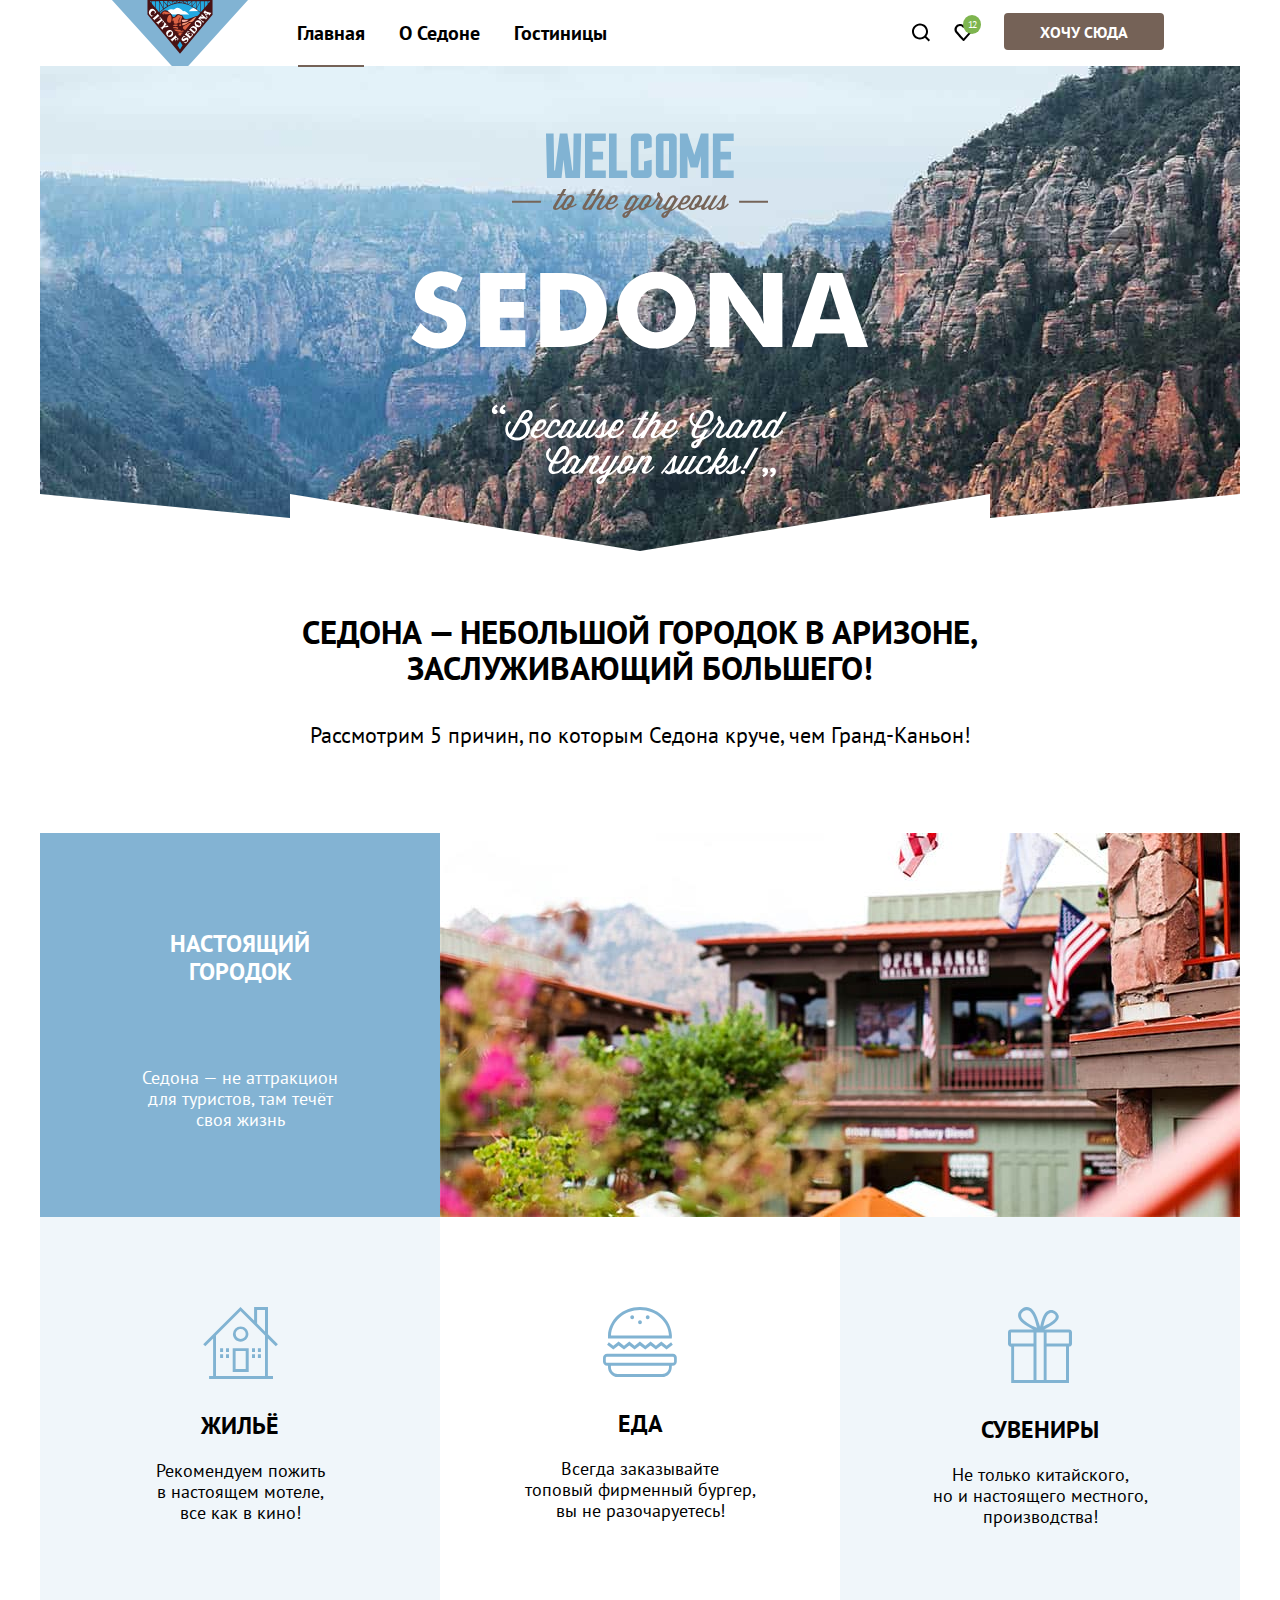
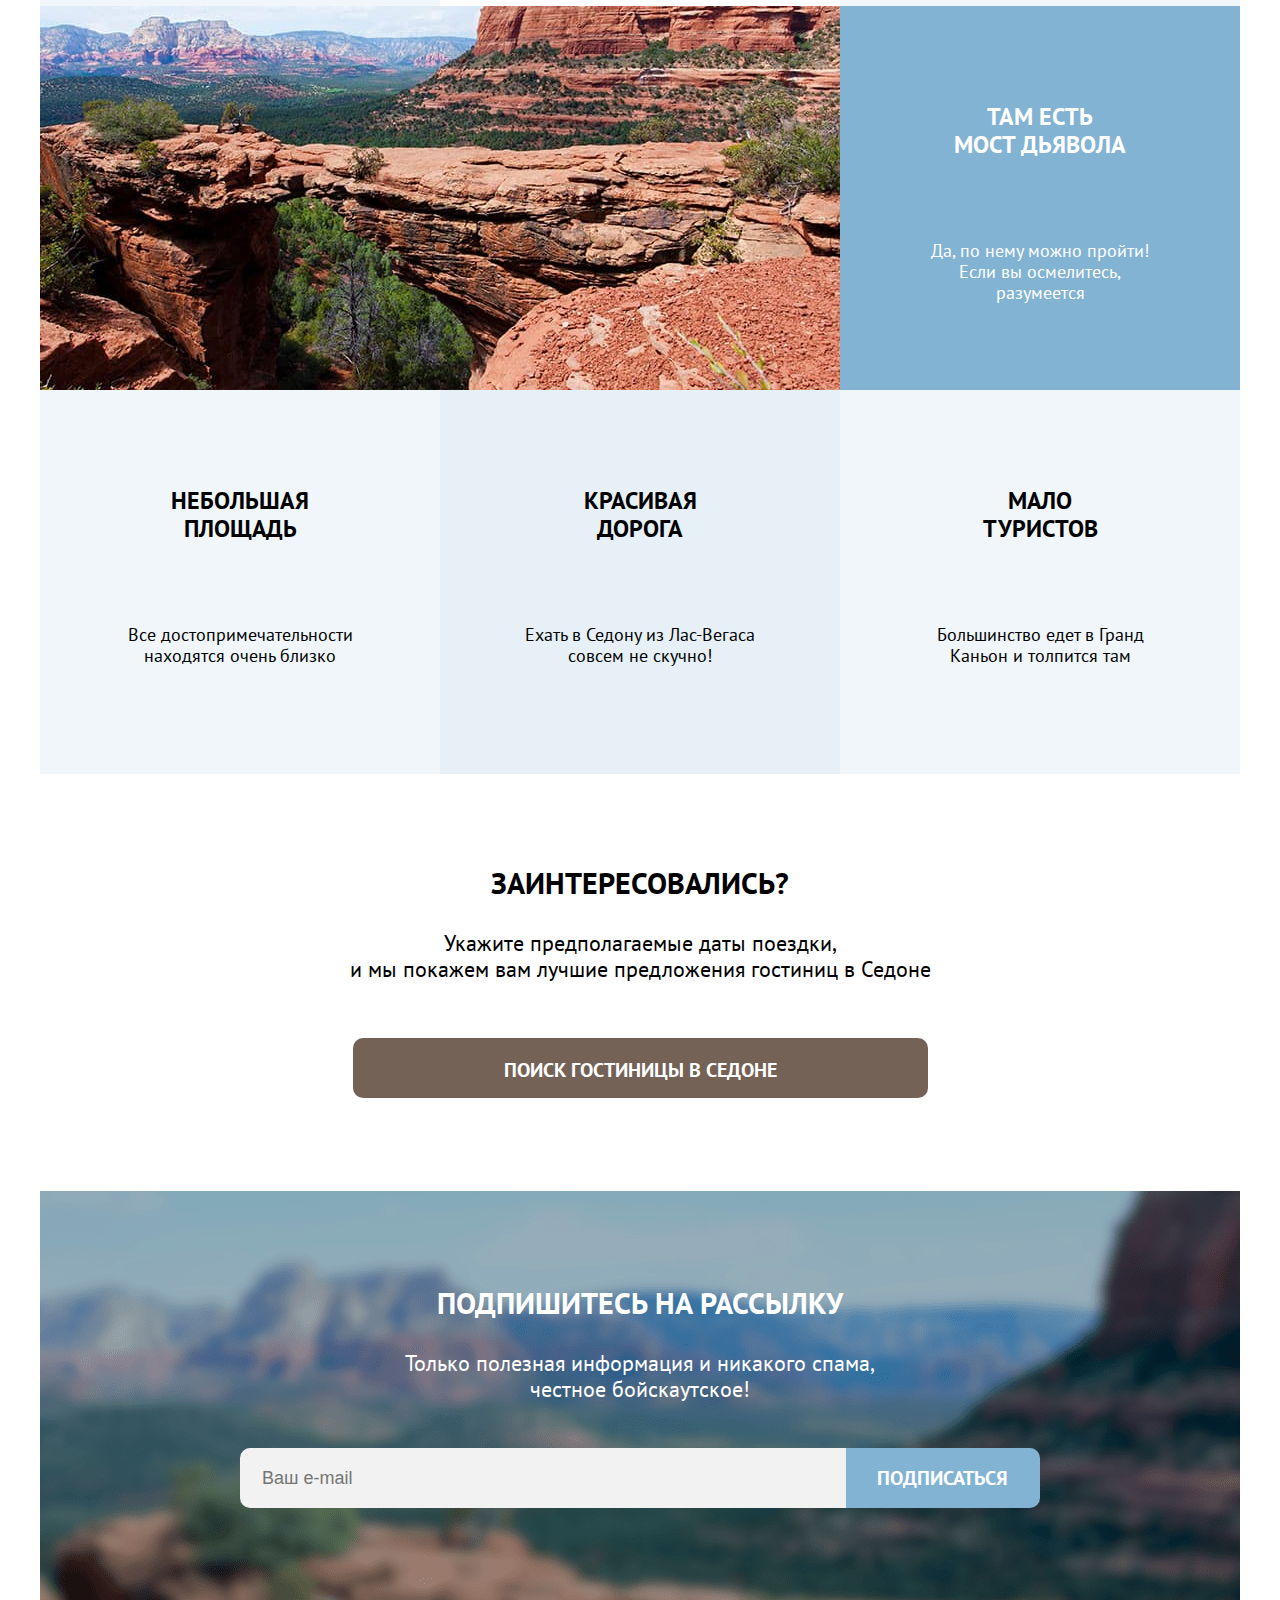
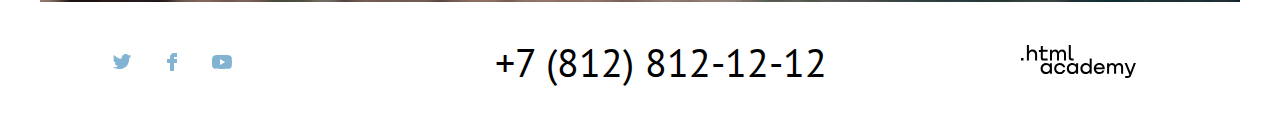
<file: index.html>
<!DOCTYPE html>
<html lang="ru">

<head>
  <meta charset="utf-8">
  <title>HTML Academy: Седона</title>
  <link rel="stylesheet" href="styles/style.min.css">
</head>

<body>
  <!-- шапка на страницы -->
  <header class="page-header">
    <nav class="navigation">
      <a class="navigation-logo" href="index.html">
        <img class="page-header-logo" src="images/logo.svg" width="139" height="70" alt="Логотип городка Седона.">
      </a>
      <nav class="navigation">
        <ul class="navigation-list">
          <li class="navigation-item">
            <a class="navigation-link" href="index.html" aria-current="page">Главная</a>
          </li>
          <li class="navigation-item">
            <a class="navigation-link" href="#">О Седоне</a>
          </li>
          <li class="navigation-item">
            <a class="navigation-link" href="catalog.html">Гостиницы</a>
          </li>
        </ul>
        <ul class="navigation-list navigation-user">
          <li class="navigation-item">
            <a class="navigation-link" href="#">
              <svg class="navigation-icon" aria-hidden="true" focusable="false" width="20" height="19"
                viewBox="0 0 20 19" fill="none" xmlns="http://www.w3.org/2000/svg">
                <path fill="currentColor"
                  d="M19.026 17.05l-3.71-3.7c1.002-1.3 1.704-3 1.704-4.9 0-4.4-3.61-8-8.023-8C4.585.45.975 4.15.975 8.55c0 4.4 3.61 8 8.022 8 1.805 0 3.51-.6 4.914-1.7l3.71 3.7 1.405-1.5zm-10.029-2.5c-3.309 0-6.017-2.7-6.017-6s2.708-6 6.017-6c3.31 0 6.017 2.7 6.017 6s-2.707 6-6.017 6z" />
              </svg>
              <span class="visually-hidden">
                Поиск
              </span>
            </a>
          </li>
          <li class="navigation-item">
            <a class="navigation-link" href="#">
              <svg class="navigation-icon" aria-hidden="true" focusable="false" width="19" height="17"
                viewBox="0 0 19 17" fill="none" xmlns="http://www.w3.org/2000/svg">
                <path fill="currentColor"
                  d="M9.44 17c-.3 0-.6-.1-.8-.4-5.41-6.1-6.72-7.5-7.02-7.9A5.4 5.4 0 016.03 0c1.3 0 2.51.5 3.51 1.3a5.47 5.47 0 019.03 4.1c0 1.3-.5 2.5-1.3 3.4l-7.02 7.9c-.2.2-.4.3-.8.3zM3.43 7.5c.3.4 3.5 4 6.11 6.9l6.22-7c.5-.5.7-1.2.7-2 0-1.8-1.5-3.3-3.3-3.3-1 0-2.01.5-2.71 1.3-.3.3-.6.4-.9.4-.3 0-.6-.2-.8-.4a3.7 3.7 0 00-2.72-1.3c-1.8 0-3.3 1.5-3.3 3.3-.1.9.3 1.6.7 2.1-.1 0-.1 0 0 0z" />
              </svg>
              <span class="count-badge">12</span>
              <span class="visually-hidden">
                Нравится
              </span>
            </a>
          </li>
          <li class="navigation-item">
            <div class="navigation-link-button">
              <a class="want button" href="#">Хочу сюда</a>
            </div>
          </li>
        </ul>
      </nav>
    </nav>
  </header>
  <!-- страница -->
  <main class="main-container main-index">
    <div class="page-container">
      <h1 class="visually-hidden">Седона</h1>
      <section class="advantages">
        <div class="sedona-city">
          <h2 class="sedona-city-text">Седона — небольшой городок в Аризоне,
            заслуживающий большего!</h2>
          <p class="sedona-city-text2">Рассмотрим 5 причин, по которым Седона круче, чем Гранд-Каньон!</p>
        </div>
        <div class="index-columns">
          <ul class="advantages-list">
            <li class="advantages-item advantages-item-illustrated">
              <div class="advantages-text">
                <h3 class="advantages-title">Настоящий<br> городок</h3>
                <p class="advantages-description">Седона — не аттракцион<br> для туристов, там течёт<br> своя жизнь</p>
              </div>
              <img class="photo-sedona" src="images/lodging.jpg" width="800" height="384" alt="Фотография седоны 1">
              <ul class="bonuses-list">
                <li class="bonuses-item">
                  <svg class="bonuses-logo" aria-hidden="true" focusable="false" width="75" height="72"
                    viewBox="0 0 75 72" fill="none" xmlns="http://www.w3.org/2000/svg">
                    <path d="M29.7 65h16V41.2h-16V65zm2.9-20.9h10.1v18H32.6v-18z" fill="#81B3D2" />
                    <path
                      d="M72.8 39.3l2.1-2.1-9.9-9.9V0H51.1v13.6L37.5 0 .2 37.2l2.1 2.1 7.8-7.8v37.6h-4V72H70v-2.9h-5.1V31.5l7.9 7.8zM62 69.1H13V28.5L37.5 4.1 62 28.5v40.6zm0-44.7l-7.9-7.9V2.9H62v21.5z"
                      fill="#81B3D2" />
                    <path
                      d="M29.9 27.1c0 4.3 3.5 7.7 7.7 7.7 4.3 0 7.8-3.5 7.8-7.7 0-4.3-3.5-7.7-7.8-7.7a7.7 7.7 0 00-7.7 7.7zm7.8-5a5 5 0 015 4.9c0 2.7-2.2 4.9-5 4.9a5 5 0 01-5-4.9c0-2.7 2.2-4.9 5-4.9zM20.1 41.2h-3v3.9h3v-3.9zM26 41.2h-3v3.9h3v-3.9zM20.1 47.2h-3v3.9h3v-3.9zM26 47.2h-3v3.9h3v-3.9zM52 41.2h-3v3.9h3v-3.9zM57.9 41.2h-3v3.9h3v-3.9zM52 47.2h-3v3.9h3v-3.9zM57.9 47.2h-3v3.9h3v-3.9z"
                      fill="#81B3D2" />
                  </svg>
                  <h4 class="advantages-name">Жильё</h4>
                  <p class="advantages-description-bonuses">
                    Рекомендуем пожить <br> в настоящем мотеле, <br> все как в кино!
                  </p>
                </li>
                <li class="bonuses-item-meal">
                  <svg class="bonuses-logo" aria-hidden="true" focusable="false" width="74" height="70"
                    viewBox="0 0 74 70" fill="none" xmlns="http://www.w3.org/2000/svg">
                    <path
                      d="M69.9 46.7H4.1C1.8 46.7 0 48.6 0 51v3.5c0 2.4 1.9 4.3 4.1 4.3H5v1.1C5 65.4 9.3 70 14.6 70h44.6c5.3 0 9.6-4.5 9.6-10.1v-1.1h.9c2.3 0 4.1-1.9 4.1-4.3V51a4 4 0 00-3.9-4.3zM66 59.9c0 3.9-3 7-6.7 7H14.6c-3.7 0-6.7-3.2-6.7-7v-1.1H66v1.1zm5.1-5.4c0 .7-.6 1.3-1.2 1.3H4c-.7 0-1.2-.6-1.2-1.3V51c0-.7.6-1.3 1.2-1.3h65.8c.7 0 1.2.6 1.2 1.3.1 0 .1 3.5.1 3.5zM15.6 38.4l5.4 4.1 5.3-4.1 5.3 4.1 5.3-4.1 5.4 4.1 5.3-4.1 5.3 4.1 5.4-4.1 5.3 4.1 6.2-4.7-1.7-2.5-4.5 3.4-5.3-4.1-5.4 4.1-5.3-4.1-5.3 4.1-5.4-4.1-5.3 4.1-5.3-4.1-5.3 4.1-5.4-4.1-5.3 4.1-4.5-3.4-1.7 2.5 6.2 4.7 5.3-4.1zM8 31.5h60.8c0-.6.1-1.2.1-1.9v-1.2C68.2 12.7 54.2 0 37 0 19.7 0 5.7 12.7 5 28.5v1.2c0 .6 0 1.3.1 1.9H8v-.1zM37 3c15.6 0 28.4 11.3 29 25.5H8C8.6 14.4 21.4 3 37 3z"
                      fill="#81B3D2" />
                    <path
                      d="M37 17.3c1.05 0 1.9-.9 1.9-2s-.85-2-1.9-2c-1.05 0-1.9.9-1.9 2s.85 2 1.9 2zM29.2 12.2c1.05 0 1.9-.9 1.9-2s-.85-2-1.9-2c-1.05 0-1.9.9-1.9 2s.85 2 1.9 2zM44.7 12.2c1.05 0 1.9-.9 1.9-2s-.85-2-1.9-2c-1.05 0-1.9.9-1.9 2s.85 2 1.9 2z"
                      fill="#81B3D2" />
                  </svg>
                  <h4 class="advantages-name">Еда</h4>
                  <p class="advantages-description-bonuses">
                    Всегда заказывайте <br> топовый фирменный бургер, <br> вы не разочаруетесь!
                  </p>
                </li>
                <li class="bonuses-item">
                  <svg class="bonuses-logo" aria-hidden="true" focusable="false" width="64" height="76"
                    viewBox="0 0 64 76" fill="none" xmlns="http://www.w3.org/2000/svg">
                    <path
                      d="M61.1 22.5H36.3c13.8-6.9 14.9-11.3 14.4-13.7-1.2-4-5.7-7-10-5.4-5.6 2.1-7.1 10.4-8.6 16.4-2-6.1-3.8-13.8-8.2-17.7-1.3-1.1-3.1-2.3-5.8-2-4 .4-9.8 5.4-7.5 11 2.3 5.4 9.7 8.8 14.6 11.5H2.9A2.9 2.9 0 000 25.5v11.3c0 1.6 1.3 2.9 2.9 2.9h.3V76H61V39.6h.1c1.6 0 2.9-1.3 2.9-2.9V25.4c0-1.6-1.3-2.9-2.9-2.9zM42.4 5.9c2.1-.3 5 1.3 5.3 3.2.4 2.8-3.4 5.3-5.1 6.4-2.5 1.7-4.9 2.6-7.3 4.1.9-3.7 2.5-13 7.1-13.7zm-22.9 10c-2.2-1.5-6.5-4.4-6.4-7.8.1-3.6 5.7-6.6 8.8-3.9 3.9 3.4 5.7 11.1 7.1 16.6-3.2-1.5-6.3-2.8-9.5-4.9zm6 57.1H6.1V39.6h19.4V73zm0-36.5H3v-11h22.5v11zm10.2 0V73h-7.2V25.6h7.2v10.9zM58 73H38.6V39.6H58V73zm2.9-36.5H38.6v-11h22.3v11z"
                      fill="#81B3D2" />
                  </svg>
                  <h4 class="advantages-name">Сувениры</h4>
                  <p class="advantages-description-bonuses">
                    Не только китайского, <br> но и настоящего местного, <br> производства!
                  </p>
                </li>
              </ul>
            </li>
            <li class="advantages-item advantages-item-illustrated">
              <div class="advantages-text">
                <h3 class="advantages-title">Там есть<br> мост дьявола</h3>
                <p class="advantages-description">Да, по нему можно пройти!<br> Если вы осмелитесь,<br> разумеется</p>
              </div>
              <img class="photo-sedona" src="images/devils-bridge.jpg" width="800" height="384"
                alt="Фотография седоны 2">
            </li>
            <li class="advantages-item">
              <div class="advantages-three">
                <h3 class="advantages-title">Небольшая<br> площадь</h3>
                <p class="advantages-description-2">Все достопримечательности<br> находятся очень близко</p>
              </div>
            </li>
            <li class="advantages-item">
              <div class="advantages-four">
                <h3 class="advantages-title">Красивая<br> дорога</h3>
                <p class="advantages-description-2">Ехать в Седону из Лас-Вегаса<br> совсем не скучно!</p>
              </div>
            </li>
            <li class="advantages-item">
              <div class="advantages-five">
                <h3 class="advantages-title">Мало<br> туристов</h3>
                <p class="advantages-description-2">Большинство едет в Гранд<br> Каньон и толпится там</p>
              </div>
            </li>
          </ul>
        </div>
      </section>
      <section class="information-index">
        <h2 class="subscribe subscribe-index">Заинтересовались?</h2>
        <p class="information">Укажите предполагаемые даты поездки, <br>
          и мы покажем вам лучшие предложения гостиниц в Седоне
        </p>
        <div class="search-sedona">
          <a class="search button" href="#">Поиск гостиницы в Седоне</a>
        </div>
      </section>
      <section class="subscribe-newsletter">
        <h2 class="subscription">Подпишитесь на рассылку</h2>
        <p class="information-page">Только полезная информация и никакого спама, <br>
          честное бойскаутское!</p>
        <form class="newsletter-form" action="https://echo.htmlacademy.ru/" method="post">
          <label for="newsletter-email" class="visually-hidden">Электропочта</label>
          <input class="email-input" placeholder="Ваш e-mail" type="email" name="newsletter-email" id="newsletter-email"
            required>
          <button class="button newsletter-button" type="submit">Подписаться</button>
        </form>
      </section>
    </div>
  </main>
  <!-- подвал -->
  <footer class="page-footer page-footer-index">
    <div class="page-footer-container">
      <section class="footer-social">
        <h2 class="page-footer-title visually-hidden">Связаться с нами</h2>
        <ul class="footer-social-list">
          <li class="footer-social-item">
            <a class="footer-social-link footer-social-tw" href="https://twitter.com/htmlacademy_ru">
              <span class="visually-hidden">Твиттер</span>
            </a>
          </li>
          <li class="footer-social-item">
            <a class="footer-social-link footer-social-fb" href="https://www.facebook.com/htmlacademy">
              <span class="visually-hidden">Facebook</span>
            </a>
          </li>
          <li class="footer-social-item">
            <a class="footer-social-link footer-social-yt" href="https://www.youtube.com/user/htmlacademyru">
              <span class="visually-hidden">YouTube</span>
            </a>
          </li>
        </ul>
      </section>
      <div class="contact-phone">
        <a class="footer-contact-phone" href="tel:+78128121212">+7 (812) 812-12-12</a>
      </div>
      <div class="htmlacademy-item">
        <a class="htmlacademy-link footer-html-link" href="https://htmlacademy.ru/">
          <span class="visually-hidden">html academy</span>
        </a>
      </div>
    </div>
  </footer>
  <!-- Модальное окно -->
  <div class="modal-container modal-container-close">
    <div class="modal modal-auth">
      <button class="modal-close-button" type="submit">
        <span class="visually-hidden">Закрыть</span>
      </button>
      <form class="modal-content" action="https://echo.htmlacademy.ru/" method="post">
        <h2 class="modal-title">Поиск гостиницы в Седоне</h2>
        <div class="modal-stok">
          <label class="arrival-date" for="arrival">Дата заезда:</label>
          <input class="text-input" id="arrival" type="text" placeholder="27 апреля 2020">
          <button class="date-button" type="button">
            <span class="visually-hidden">Календарь</span>
          </button>
          <p class="date-text">Мы не можем отправить вас в прошлое.</p>
        </div>
        <div class="modal-stok">
          <label class="departure-date" for="departure">Дата выезда:</label>
          <input class="text-input" id="departure" type="text" placeholder="1 сентября 2021">
          <button class="date-button" type="button">
            <span class="visually-hidden">Календарь</span>
          </button>
          <p class="date-text-two">На эти даты есть свободные номера. Пока есть.</p>
        </div>
        <div class="modal-stok-two">

          <div class="field">
            <label class="field-label" for="adult">Взрослые:</label>
            <span class="field-box">
              <button class="field-button minus" type="button">
                <span class="visually-hidden">Минус</span>
              </button>
              <input class="field-number" id="adult" name="adult" type="number" value="2">
              <button class="field-button plus" type="button">
                <span class="visually-hidden">Плюс</span>
              </button>
            </span>
          </div>

          <div class="field">
            <label class="field-label" for="children">Дети:</label>
            <span class="field-box">
              <button class="field-button minus" type="button">
                <span class="visually-hidden">Минус</span>
              </button>
              <input class="field-number" type="number" id="children" value="1" name="children" aria-describedby="tooltip-children">
              <button class="field-button plus" type="button">
                <span class="visually-hidden">Плюс</span>
              </button>
            </span>
            <span class="tooltip">
              <span class="tooltip-text" role="tooltip" id="tooltip-children">Укажите количество детей, которые будут с вами, возраст которых от 6 до 18 лет. Дети до 6 лет размещаются бесплатно.</span>
            </span>
          </div>

        </div>
        <button class="find button" type="submit">Найти</button>
      </form>
    </div>
  </div>

</body>

</html>
</file>
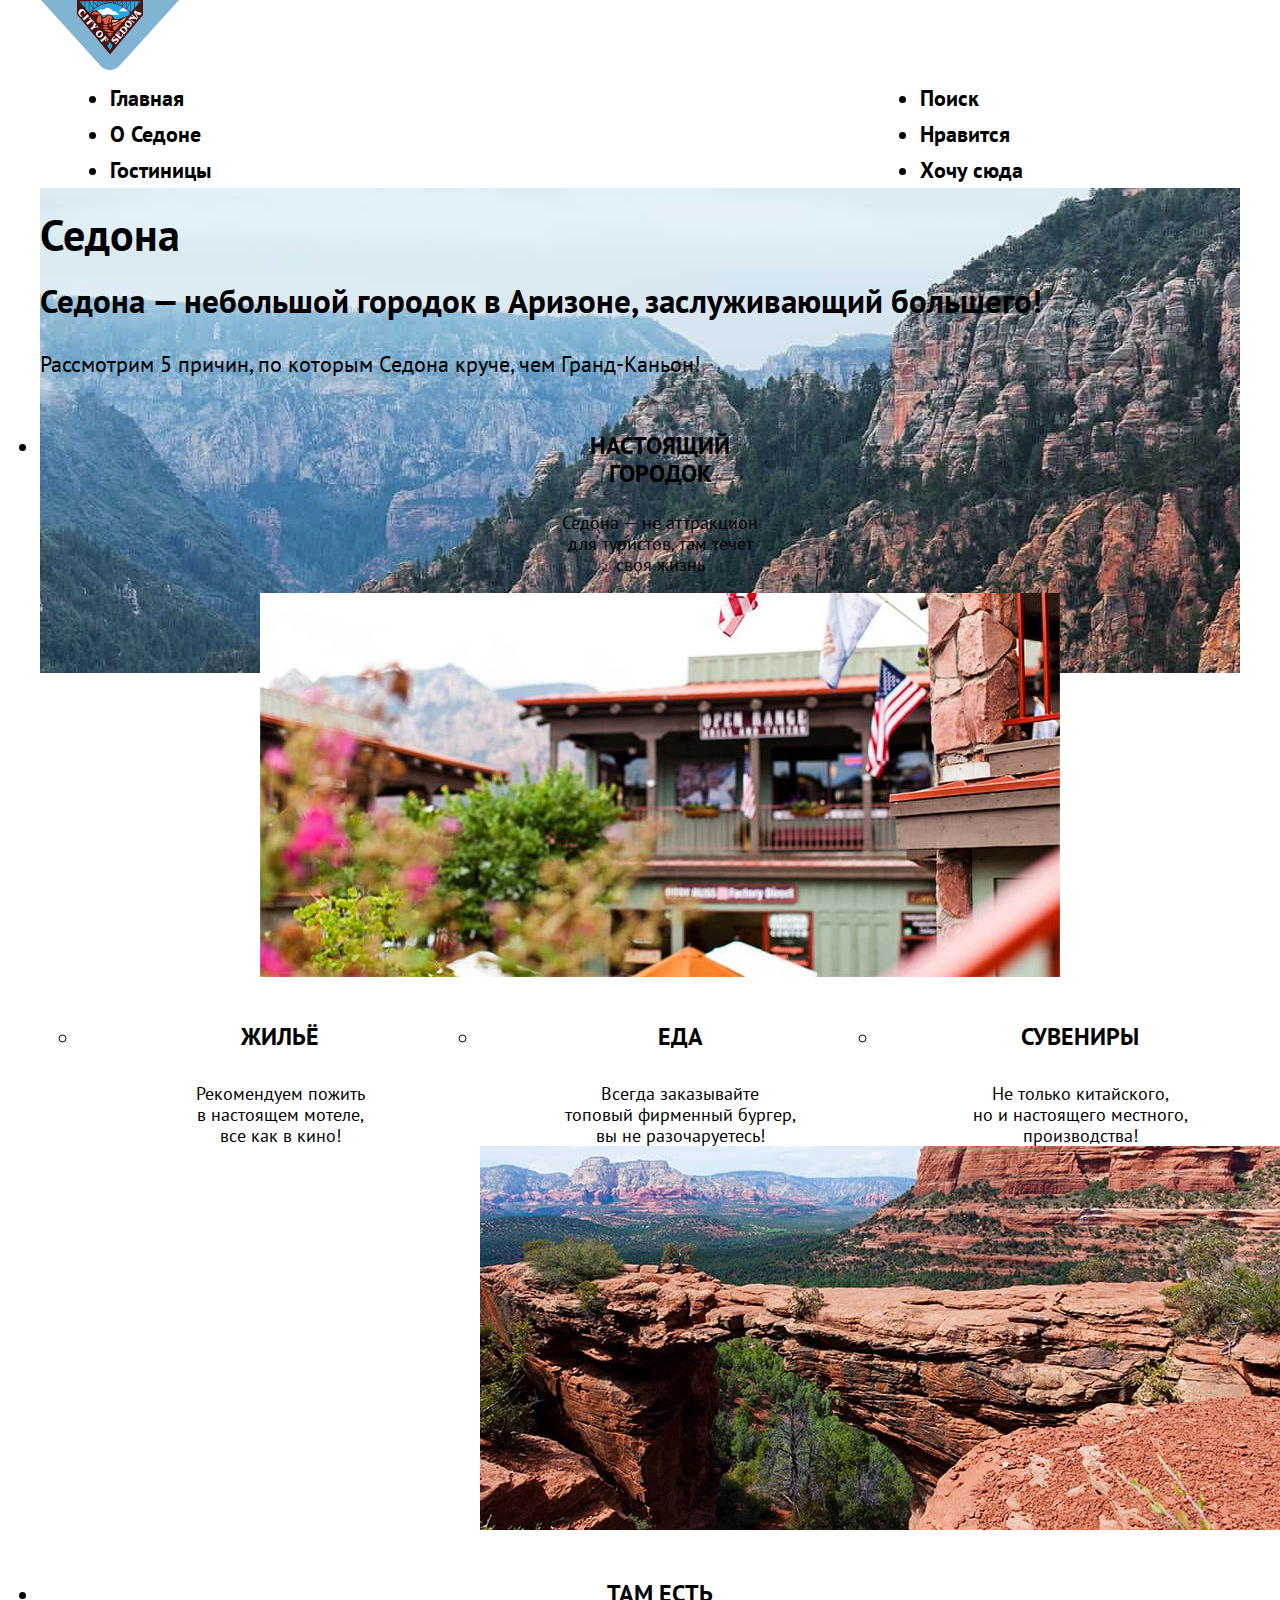
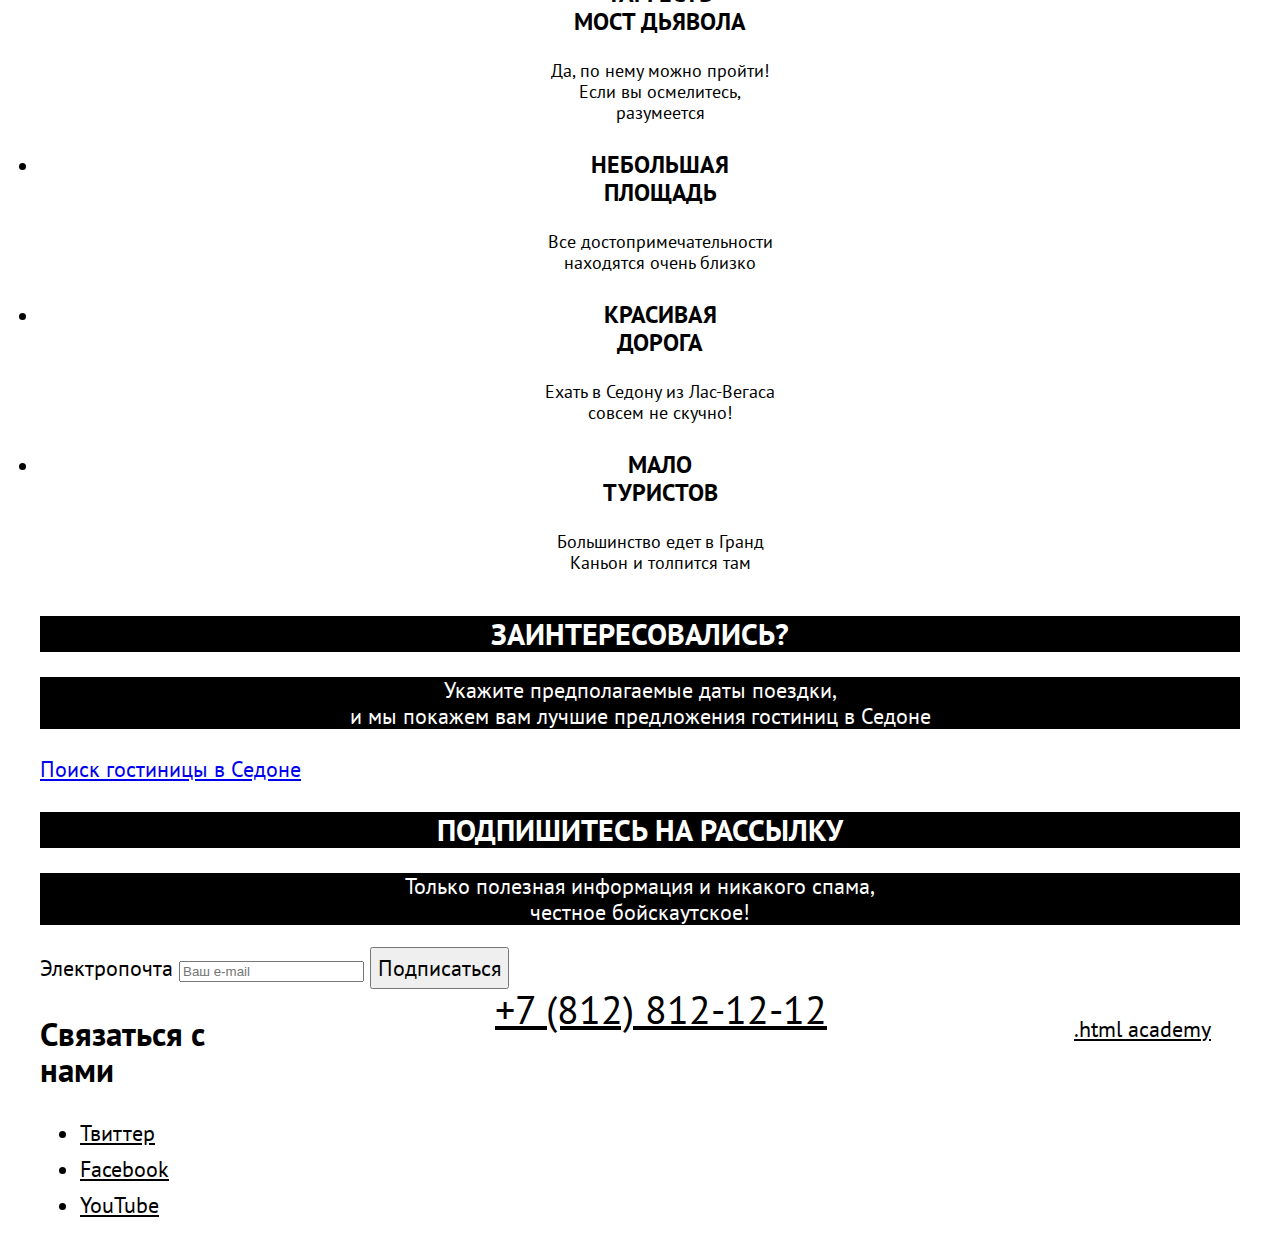
<file: 6/index.html>
<!DOCTYPE html>
<html lang="ru">

<head>
  <meta charset="utf-8">
  <title>HTML Academy: Седона</title>
  <link rel="stylesheet" href="styles/styles.css">
  <base href="https://htmlacademy-htmlcss.github.io/1977371-sedona-33/6/">
</head>

<body>
  <!-- шапка на страницы -->
  <header class="page-header">
    <a class="navigation-logo" href="index.html">
      <img class="page-header-logo" src="images/sedona-slogan.svg" width="139" height="70" alt="Логотип городка Седона">
    </a>
    <nav class="navigation">
      <ul class="navigation-list">
        <li class="navigation-item">
          <a class="navigation-link" href="index.html">Главная</a>
        </li>
        <li class="navigation-item">
          <a class="navigation-link" href="#">О Седоне</a>
        </li>
        <li class="navigation-item">
          <a class="navigation-link" href="catalog.html">Гостиницы</a>
        </li>
      </ul>
      <ul class="navigation-list navigation-user">
        <li class="navigation-item">
          <a class="navigation-link" href="#">
            <span class="visualli-hidden">
              Поиск
            </span>
          </a>
        </li>
        <li class="navigation-item">
          <a class="navigation-link" href="#">
            <span class="visualli-hidden">
              Нравится
            </span>
          </a>
        </li>
        <li class="navigation-item">
          <a class="button navigation-link" href="#">Хочу сюда</a>
        </li>
      </ul>
    </nav>
  </header>
  <!-- страница -->
  <main class="main-container main-index">
    <div class="page-container">
      <h1 class="visualli-hidden">Седона</h1>
      <section class="advantages">
        <h2>Седона — небольшой городок в Аризоне,
          заслуживающий большего!</h2>
        <p>Рассмотрим 5 причин, по которым Седона круче, чем Гранд-Каньон!</p>
        <div class="index-columns">
          <ul class="advantages-list">
            <li class="advantages-item">
              <h3 class="advantages-title">Настоящий<br> городок</h3>
              <p class="advantages-description">Седона — не аттракцион<br> для туристов, там течёт<br> своя жизнь</p>
              <img src="images/lodging.jpg" width="800" height="384" alt="Фотография седоны 1">
              <ul class="bonuses-list">
                <li class="bonuses-item">
                  <h4 class="advantages-name">Жильё</h4>
                  <p class="advantages-text2">
                    Рекомендуем пожить <br> в настоящем мотеле, <br> все как в кино!
                  </p>
                </li>
                <li class="bonuses-item">
                  <h4 class="advantages-name">Еда</h4>
                  <p class="advantages-text2">
                    Всегда заказывайте <br> топовый фирменный бургер, <br> вы не разочаруетесь!
                    <img src="images/devils-bridge.jpg" width="800" height="384" alt="Фотография седоны 2">
                  </p>
                </li>
                <li class="bonuses-item">
                  <h4 class="advantages-name">Сувениры</h4>
                  <p class="advantages-text2">
                    Не только китайского, <br> но и настоящего местного, <br> производства!
                  </p>
                </li>
              </ul>
            </li>
            <li class="advantages-item">
              <h3 class="advantages-title">Там есть<br> мост дьявола</h3>
              <p class="advantages-description">Да, по нему можно пройти!<br> Если вы осмелитесь,<br> разумеется</p>
            </li>
            <li class="advantages-item">
              <h3 class="advantages-title">Небольшая<br> площадь</h3>
              <p class="advantages-description">Все достопримечательности<br> находятся очень близко</p>
            </li>
            <li class="advantages-item">
              <h3 class="advantages-title">Красивая<br> дорога</h3>
              <p class="advantages-description">Ехать в Седону из Лас-Вегаса<br> совсем не скучно!</p>
            </li>
            <li class="advantages-item">
              <h3 class="advantages-title">Мало<br> туристов</h3>
              <p class="advantages-description">Большинство едет в Гранд<br> Каньон и толпится там</p>
            </li>
          </ul>
        </div>
      </section>
      <section>
        <h2 class="subscribe">Заинтересовались?</h2>
        <p class="information">Укажите предполагаемые даты поездки, <br>
          и мы покажем вам лучшие предложения гостиниц в Седоне
        </p>
        <a class="button" href="#">Поиск гостиницы в Седоне</a>
      </section>
      <section>
        <h2 class="subscribe">Подпишитесь на рассылку</h2>
        <p class="information">Только полезная информация и никакого спама, <br>
          честное бойскаутское!</p>
        <form class="newsletter-form" action="https://echo.htmlacademy.ru/" method="post">
          <label for="newsletter-email">Электропочта</label>
          <input class="field" placeholder="Ваш e-mail" type="email" name="newsletter-email" id="newsletter-email"
            required>
          <button class="button newsletter-button" type="submit">
            <span>Подписаться</span>
          </button>
        </form>
      </section>
    </div>
  </main>
  <!-- подвал -->
  <footer class="page-footer">
    <div class="page-footer-container">
      <section class="footer-social">
        <h2 class="page-footer-title">Связаться с нами</h2>
        <ul class="footer-social-list">
          <li class="footer-social-item">
            <a class="button" href="https://twitter.com/htmlacademy_ru">
              <span class="visually-hidden">Твиттер</span>
            </a>
          </li>
          <li class="footer-social-item">
            <a class="button" href="https://www.facebook.com/htmlacademy">
              <span class="visually-hidden">Facebook</span>
            </a>
          </li>
          <li class="footer-social-item">
            <a class="button" href="https://www.youtube.com/user/htmlacademyru">
              <span class="visually-hidden">YouTube</span>
            </a>
          </li>
        </ul>
      </section>
      <div class="contact-phone">
        <a href="tel:+78128121212">+7 (812) 812-12-12</a>
      </div>
      <p class="visually-hidden"><a class="htmlacademy-link" href="https://htmlacademy.ru/">.html academy</a></p>
    </div>
  </footer>
</body>
</html>
</file>
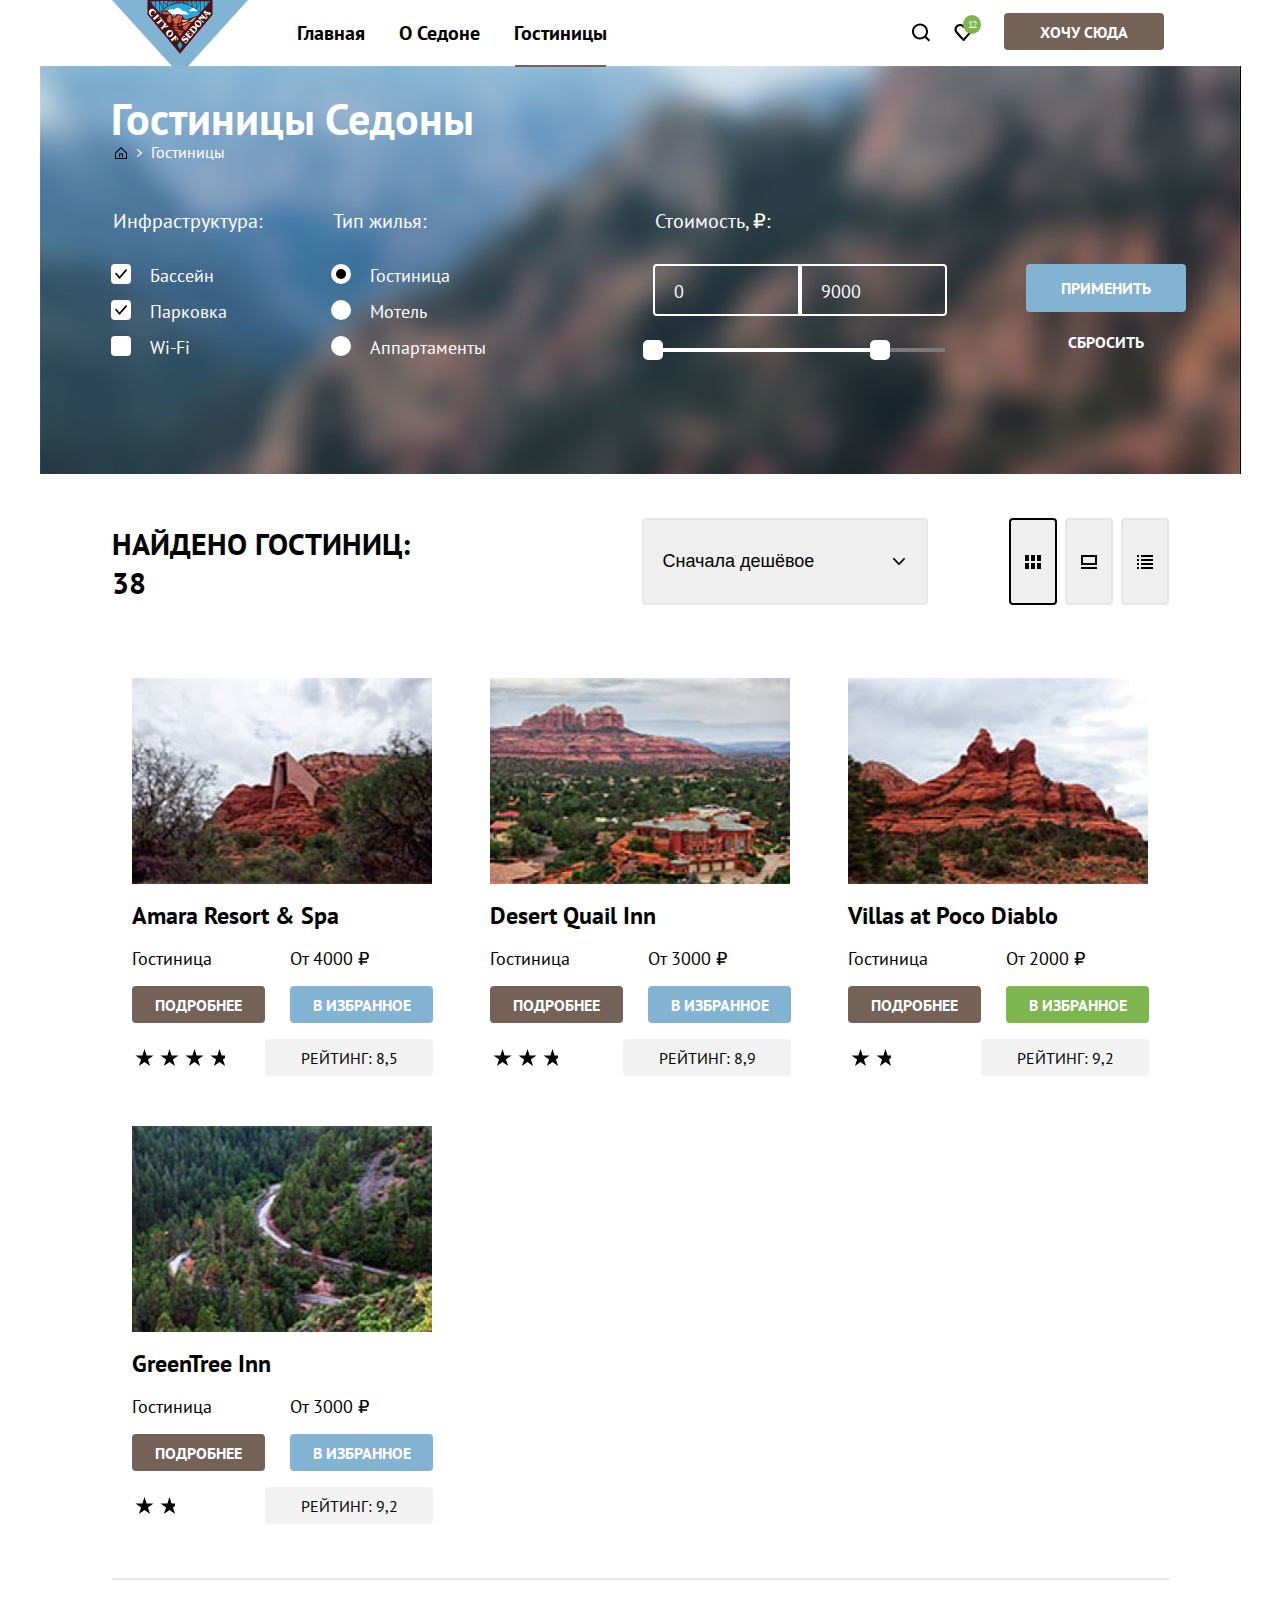
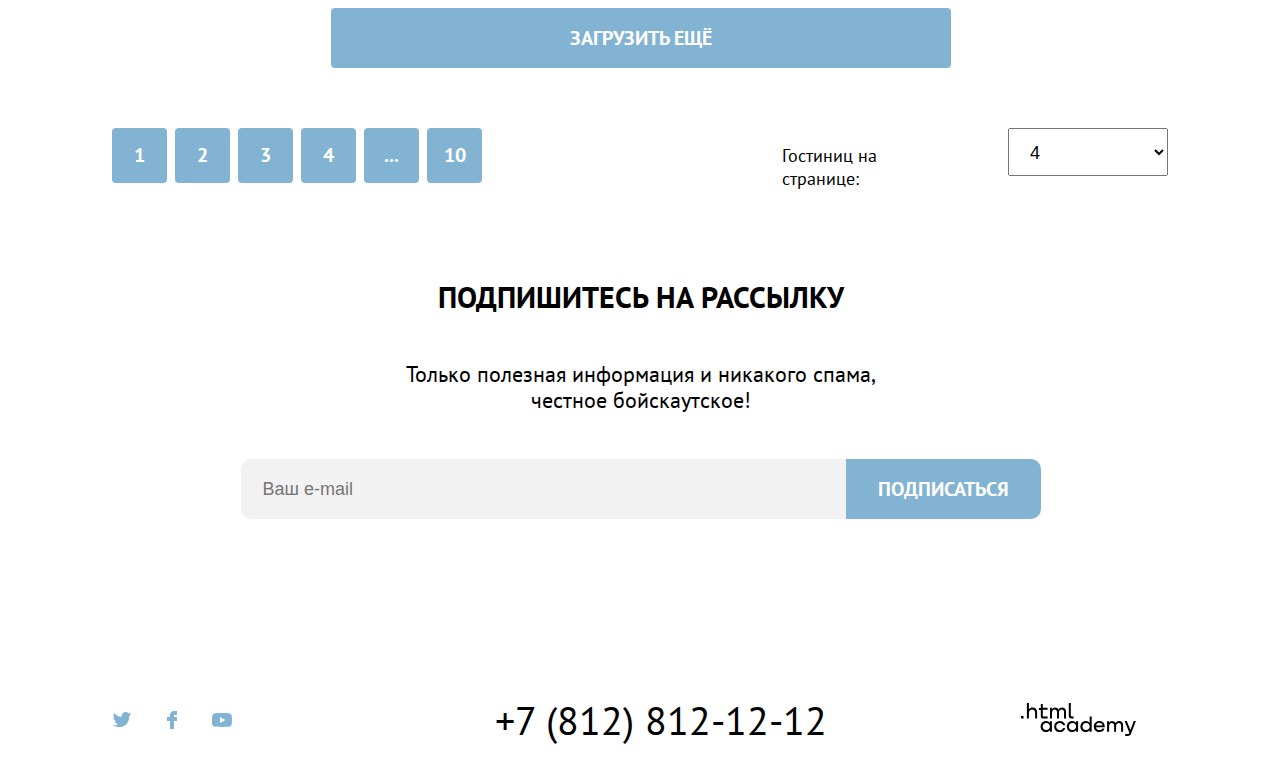
<file: catalog.html>
<!DOCTYPE html>
<html lang="ru">

<head>
  <meta charset="utf-8">
  <title>Каталог</title>
  <link rel="stylesheet" href="styles/style.min.css">
</head>

<body>
  <!-- шапка на странице -->
  <header class="page-header">
    <nav class="navigation">
      <a class="navigation-logo" href="index.html">
        <img class="page-header-logo" src="images/logo.svg" width="139" height="70" alt="Логотип городка Седона.">
      </a>
      <nav class="navigation">
        <ul class="navigation-list">
          <li class="navigation-item">
            <a class="navigation-link" href="index.html">Главная</a>
          </li>
          <li class="navigation-item">
            <a class="navigation-link" href="#">О Седоне</a>
          </li>
          <li class="navigation-item">
            <a class="navigation-link" href="catalog.html" aria-current="page">Гостиницы</a>
          </li>
        </ul>
        <ul class="navigation-list navigation-user">
          <li class="navigation-item">
            <a class="navigation-link" href="#">
              <svg class="navigation-icon" aria-hidden="true" focusable="false" width="20" height="19"
                viewBox="0 0 20 19" fill="none" xmlns="http://www.w3.org/2000/svg">
                <path
                  d="M19.026 17.05l-3.71-3.7c1.002-1.3 1.704-3 1.704-4.9 0-4.4-3.61-8-8.023-8C4.585.45.975 4.15.975 8.55c0 4.4 3.61 8 8.022 8 1.805 0 3.51-.6 4.914-1.7l3.71 3.7 1.405-1.5zm-10.029-2.5c-3.309 0-6.017-2.7-6.017-6s2.708-6 6.017-6c3.31 0 6.017 2.7 6.017 6s-2.707 6-6.017 6z"
                  fill="#000" />
              </svg>
              <span class="visually-hidden">
                Поиск
              </span>
            </a>
          </li>
          <li class="navigation-item">
            <a class="navigation-link" href="#">
              <svg class="navigation-icon" aria-hidden="true" focusable="false" width="19" height="17"
                viewBox="0 0 19 17" fill="none" xmlns="http://www.w3.org/2000/svg">
                <path
                  d="M9.44 17c-.3 0-.6-.1-.8-.4-5.41-6.1-6.72-7.5-7.02-7.9A5.4 5.4 0 016.03 0c1.3 0 2.51.5 3.51 1.3a5.47 5.47 0 019.03 4.1c0 1.3-.5 2.5-1.3 3.4l-7.02 7.9c-.2.2-.4.3-.8.3zM3.43 7.5c.3.4 3.5 4 6.11 6.9l6.22-7c.5-.5.7-1.2.7-2 0-1.8-1.5-3.3-3.3-3.3-1 0-2.01.5-2.71 1.3-.3.3-.6.4-.9.4-.3 0-.6-.2-.8-.4a3.7 3.7 0 00-2.72-1.3c-1.8 0-3.3 1.5-3.3 3.3-.1.9.3 1.6.7 2.1-.1 0-.1 0 0 0z"
                  fill="#000" />
              </svg>
              <span class="count-badge">12</span>
              <span class="visually-hidden">
                Нравится
              </span>
            </a>
          </li>
          <li class="navigation-item">
            <div class="navigation-link-button">
              <a class="button want" href="#">Хочу сюда</a>
            </div>
          </li>
        </ul>
      </nav>
    </nav>
  </header>
  <!-- страница каталога -->
  <main class="main-container main-inner">
    <div class="page-container">
      <div class="catalog-filter">
        <h1 class="inner-header-title">Гостиницы Седоны</h1>
        <ul class="breadcrumbs">
          <li class="breadcrumbs-item">
            <a class="breadcrumbs-link breadcrumbs-home" href="index.html">
              <span class="visually-hidden">Главная</span>
            </a>
          </li>
          <li class="breadcrumbs-item">
            <a class="breadcrumbs-link" href="catalog.html" aria-current="page">Гостиницы</a>
          </li>
        </ul>
        <section class="catalog-products">
          <h2 class="visually-hidden" hidden>Список гостиниц с фильтрами</h2>
          <form class="catalog-filter-form" action="https://echo.htmlacademy.ru/" method="get">
            <fieldset class="catalog-filter-group">
              <legend class="catalog-filter-title">Инфраструктура:</legend>
              <ul class="catalog-filter-list">
                <li class="catalog-filter-item">
                  <label class="control">
                    <input class="control-input" type="checkbox" name="infrastructure" value="swimming-pool" checked>
                    Бассейн
                  </label>
                </li>
                <li class="catalog-filter-item">
                  <label class="control">
                    <input class="control-input" type="checkbox" name="infrastructure" value="parking" checked>
                    Парковка
                  </label>
                </li>
                <li class="catalog-filter-item">
                  <label class="control">
                    <input class="control-input" type="checkbox" name="infrastructure" value="Wi-Fi">
                    Wi-Fi
                  </label>
                </li>
              </ul>
            </fieldset>
            <fieldset class="catalog-filter-group">
              <legend class="catalog-filter-title">Тип жилья:</legend>
              <ul class="catalog-filter-list">
                <li class="catalog-filter-item">
                  <label class="control">
                    <input class="control-input" type="radio" name="hoising" value="hotel" checked>
                    Гостиница
                  </label>
                </li>
                <li class="catalog-filter-item">
                  <label class="control">
                    <input class="control-input" type="radio" name="hoising" value="motel">
                    Мотель
                  </label>
                </li>
                <li class="catalog-filter-item">
                  <label class="control">
                    <input class="control-input" type="radio" name="hoising" value="appartments">
                    Аппартаменты
                  </label>
                </li>
              </ul>
            </fieldset>

            <fieldset class="catalog-filter-group-range">
              <legend class="catalog-filter-title">Стоимость, ₽:</legend>
              <div class="range-wrapper-inputs">
                <label class="catalog-filter-label-left">
                  <input class="range-input range-input-left" type="number" value="0" name="min-price" placeholder="от">
                </label>
                <label class="catalog-filter-label-right">
                  <input class="range-input range-input-right" type="number" value="9000" name="max-price" placeholder="до">
                </label>
              </div>
              <div class="range">
                <div class="range-scale">
                  <div class="range-bar" style="left: 0px; width: 227px">
                    <button class="range-toggle toggle-min" type="button">
                      <span class="visually-hidden">Изменить минимальную цену.</span>
                    </button>
                    <button class="range-toggle toggle-max" type="button">
                      <span class="visually-hidden">Изменить максимальную цену.</span>
                    </button>
                  </div>
                </div>
              </div>
            </fieldset>

            <div class="catalog-filter-button">
              <button class="button catalog-button" type="submit">Применить</button>
              <button class="button catalog-button-reset" type="reset">Сбросить</button>
            </div>
          </form>
        </section>
      </div>
      <div class="sorting-conteiner">
        <a class="search-result">Найдено гостиниц: 38</a>
        <select class="select-control" aria-label="Сортировка">
          <option value="popular">Сначала дешёвое</option>
          <option value="cheap">Сначала дорогое</option>
          <option value="expensive">Сначала популярное</option>
        </select>
        <button class="card-grid-toggle card-grid-toggle-tile" type="button" aria-current="true">
          <span class="visually-hidden">Показать карточками</span>
        </button>
        <button class="card-grid-toggle card-grid-toggle-slideshow" type="button">
          <span class="visually-hidden">Показать слайдшоу</span>
        </button>
        <button class="card-grid-toggle card-grid-toggle-list" type="button">
          <span class="visually-hidden">Показать списком</span>
        </button>
      </div>
      <section class="product-list">
        <div>
          <ul class="product-list-card">
            <li class="product-card">
              <a class="product-card-link" href="#">
                <img class="product-card-image" src="images/hotels/villas-at-poco-diablo.jpg" alt="Первая карточка"
                  width="300" height="206">
                <h3 class="product-card-title">Amara Resort & Spa</h3>
              </a>
              <div class="product-characteristic">
                <b class="product-card-hotel">Гостиница</b>
                <b class="product-card-price">От 4000 ₽</b>
                <a class="product-card-button button" href="#">Подробнее</a>
                <a class="product-card-button-2 button" href="#">В избранное</a>
                <div class="star star-4">
                  <span class="visually-hidden">4 звезды</span>
                </div>
                <a class="product-card-raiting">Рейтинг: 8,5</a>
              </div>
            </li>
            <li class="product-card">
              <a class="product-card-link" href="#">
                <img class="product-card-image" src="images/hotels/desert-quail-inn.jpg" alt="Вторая карточка"
                  width="300" height="206">
                <h3 class="product-card-title">Desert Quail Inn</h3>
              </a>
              <div class="product-characteristic">
                <b class="product-card-hotel">Гостиница</b>
                <b class="product-card-price">От 3000 ₽</b>
                <a class="product-card-button button" href="#">Подробнее</a>
                <a class="product-card-button-2 button" href="#">В избранное</a>
                <div class="star star-3">
                  <span class="visually-hidden">3 звезды</span>
                </div>
                <a class="product-card-raiting">Рейтинг: 8,9</a>
              </div>
            </li>
            <li class="product-card">
              <a class="product-card-link" href="#">
                <img class="product-card-image" src="images/hotels/amara-resort-and-spa.jpg" alt="Третья карточка"
                  width="300" height="206">
                <h3 class="product-card-title">Villas at Poco Diablo</h3>
              </a>
              <div class="product-characteristic">
                <b class="product-card-hotel">Гостиница</b>
                <b class="product-card-price">От 2000 ₽</b>
                <a class="product-card-button button" href="#">Подробнее</a>
                <a class="product-card-button-2-active  button" href="#">В избранное</a>
                <div class="star star-2">
                  <span class="visually-hidden">2 звезды</span>
                </div>
                <a class="product-card-raiting">Рейтинг: 9,2</a>
              </div>
            </li>
            <li class="product-card">
              <a class="product-card-link" href="#">
                <img class="product-card-image" src="images/hotels/greentree-inn.jpg" alt="Четвертая карточка"
                  width="300" height="206">
                <h3 class="product-card-title">GreenTree Inn</h3>
              </a>
              <div class="product-characteristic">
                <b class="product-card-hotel">Гостиница</b>
                <b class="product-card-price">От 3000 ₽</b>
                <a class="product-card-button button" href="#">Подробнее</a>
                <a class="product-card-button-2 button" href="#">В избранное</a>
                <div class="star star-2">
                  <span class="visually-hidden">2 звезды</span>
                </div>
                <a class="product-card-raiting">Рейтинг: 9,2</a>
              </div>
            </li>
          </ul>
        </div>
      </section>
      <div class="pagination-show-more">
        <a class="loading button" href="#">Загрузить ещё</a>
      </div>
      <div class="pagination-container">
        <ul class="pagination">
          <li class="pagination-item">
            <a class="pagination-link pagination-link-activ">1</a>
          </li>
          <li class="pagination-item">
            <a class="pagination-link" href="#">2</a>
          </li>
          <li class="pagination-item">
            <a class="pagination-link" href="#">3</a>
          </li>
          <li class="pagination-item">
            <a class="pagination-link" href="#">4</a>
          </li>
          <li class="pagination-item">
            <a class="pagination-link" href="#">...</a>
          </li>
          <li class="pagination-item">
            <a class="pagination-link" href="#">10</a>
          </li>
        </ul>
        <p class="hotels-page">Гостиниц на странице:</p>
        <select class="select-control-pagination" aria-label="Сортировка">
          <option value="four">4</option>
          <option value="three">3</option>
          <option value="two">2</option>
          <option value="one">1</option>
        </select>
      </div>
      <section class="subscribe">
        <h2 class="subscribe-catalog">Подпишитесь на рассылку</h2>
        <p class="information-catalog">Только полезная информация и никакого спама, <br>
          честное бойскаутское!</p>
        <form class="newsletter-form" action="https://echo.htmlacademy.ru/" method="post">
          <label for="newsletter-email" class="visually-hidden">Электропочта</label>
          <input class="email-input" placeholder="Ваш e-mail" type="email" name="newsletter-email" id="newsletter-email"
            required>
          <button class="button newsletter-button" type="submit">Подписаться</button>
        </form>
      </section>
    </div>
  </main>
  <!-- подвал -->
  <footer class="page-footer page-footer">
    <div class="page-footer-container">
      <section class="footer-social">
        <h2 class="page-footer-title visually-hidden">Связаться с нами</h2>
        <ul class="footer-social-list">
          <li class="footer-social-item">
            <a class="footer-social-link footer-social-tw" href="https://twitter.com/htmlacademy_ru">
              <span class="visually-hidden">Твиттер</span>
            </a>
          </li>
          <li class="footer-social-item">
            <a class="footer-social-link footer-social-fb" href="https://www.facebook.com/htmlacademy">
              <span class="visually-hidden">Facebook</span>
            </a>
          </li>
          <li class="footer-social-item">
            <a class="footer-social-link footer-social-yt" href="https://www.youtube.com/user/htmlacademyru">
              <span class="visually-hidden">YouTube</span>
            </a>
          </li>
        </ul>
      </section>
      <div class="contact-phone">
        <a class="footer-contact-phone" href="tel:+78128121212">+7 (812) 812-12-12</a>
      </div>
      <div class="htmlacademy-item">
        <a class="htmlacademy-link footer-html-link" href="https://htmlacademy.ru/">
          <span class="visually-hidden">html academy</span>
        </a>
      </div>
    </div>
  </footer>

</body>

</html>
</file>
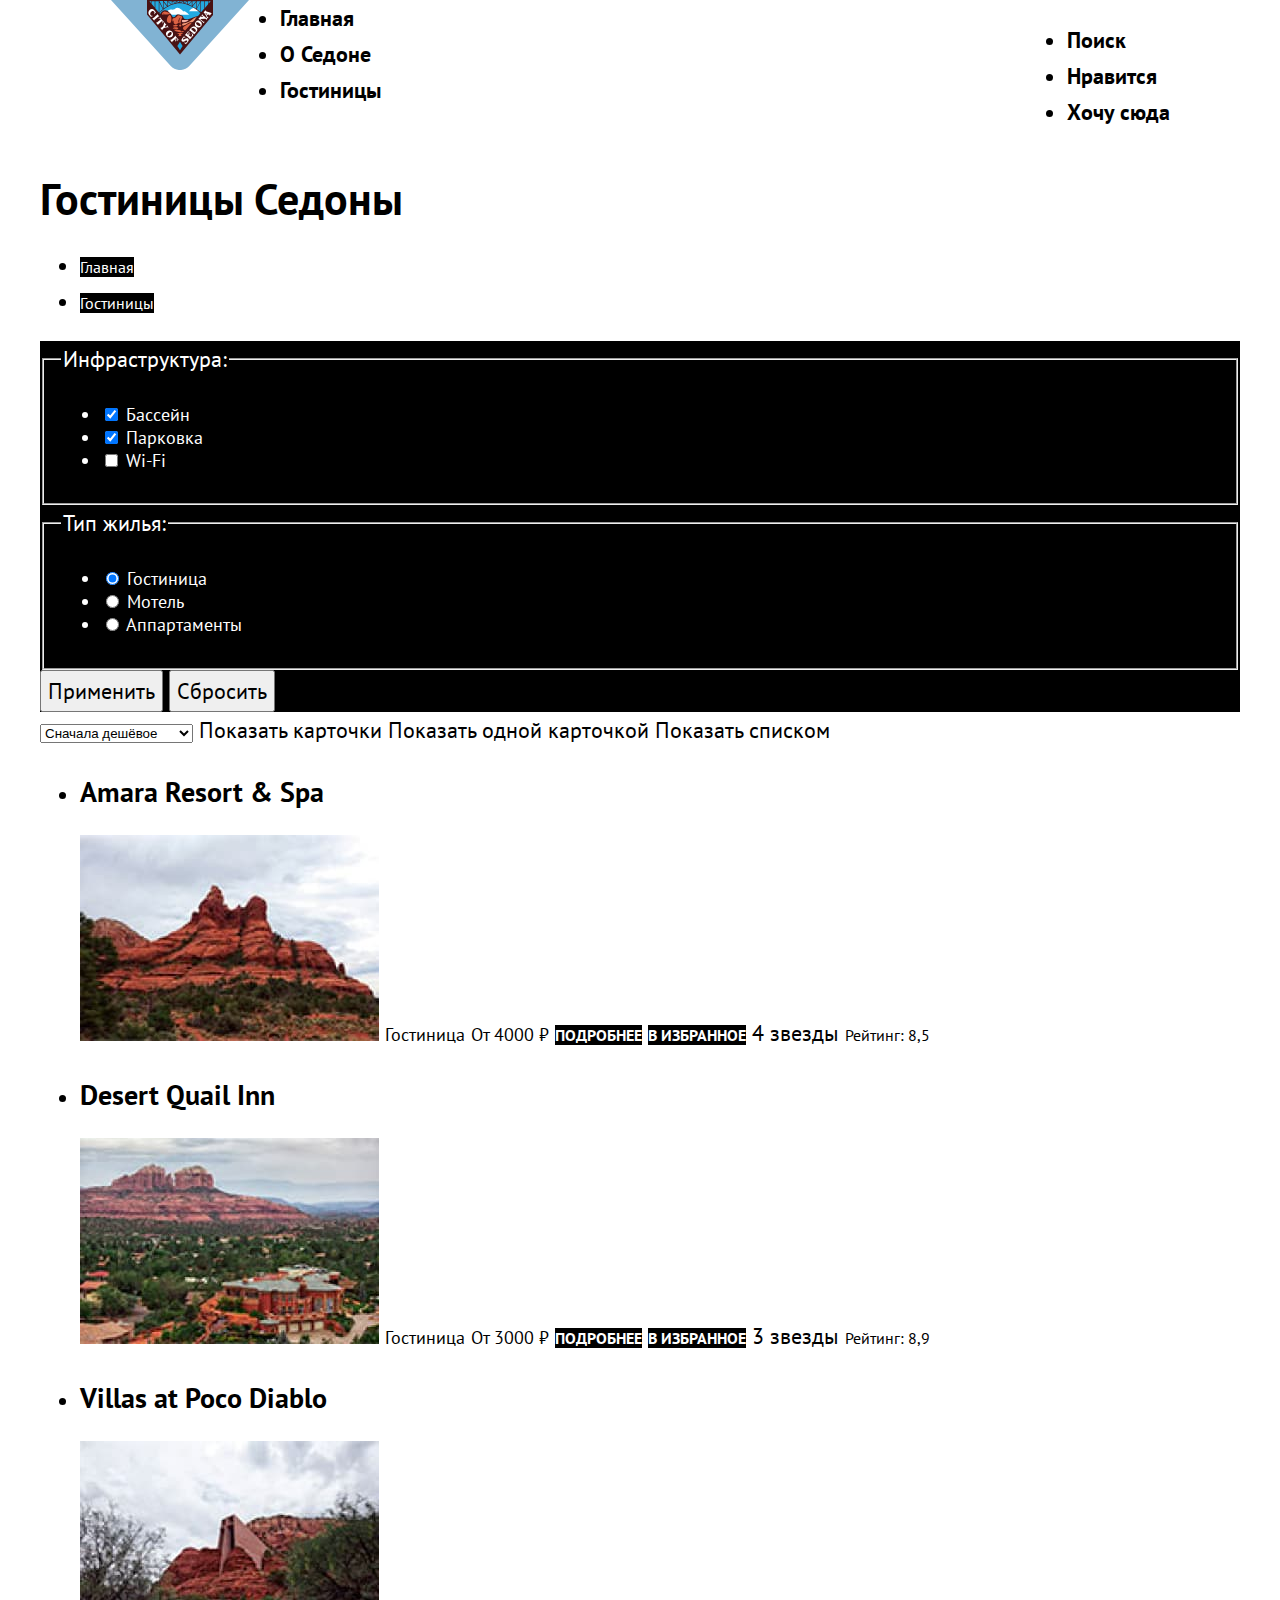
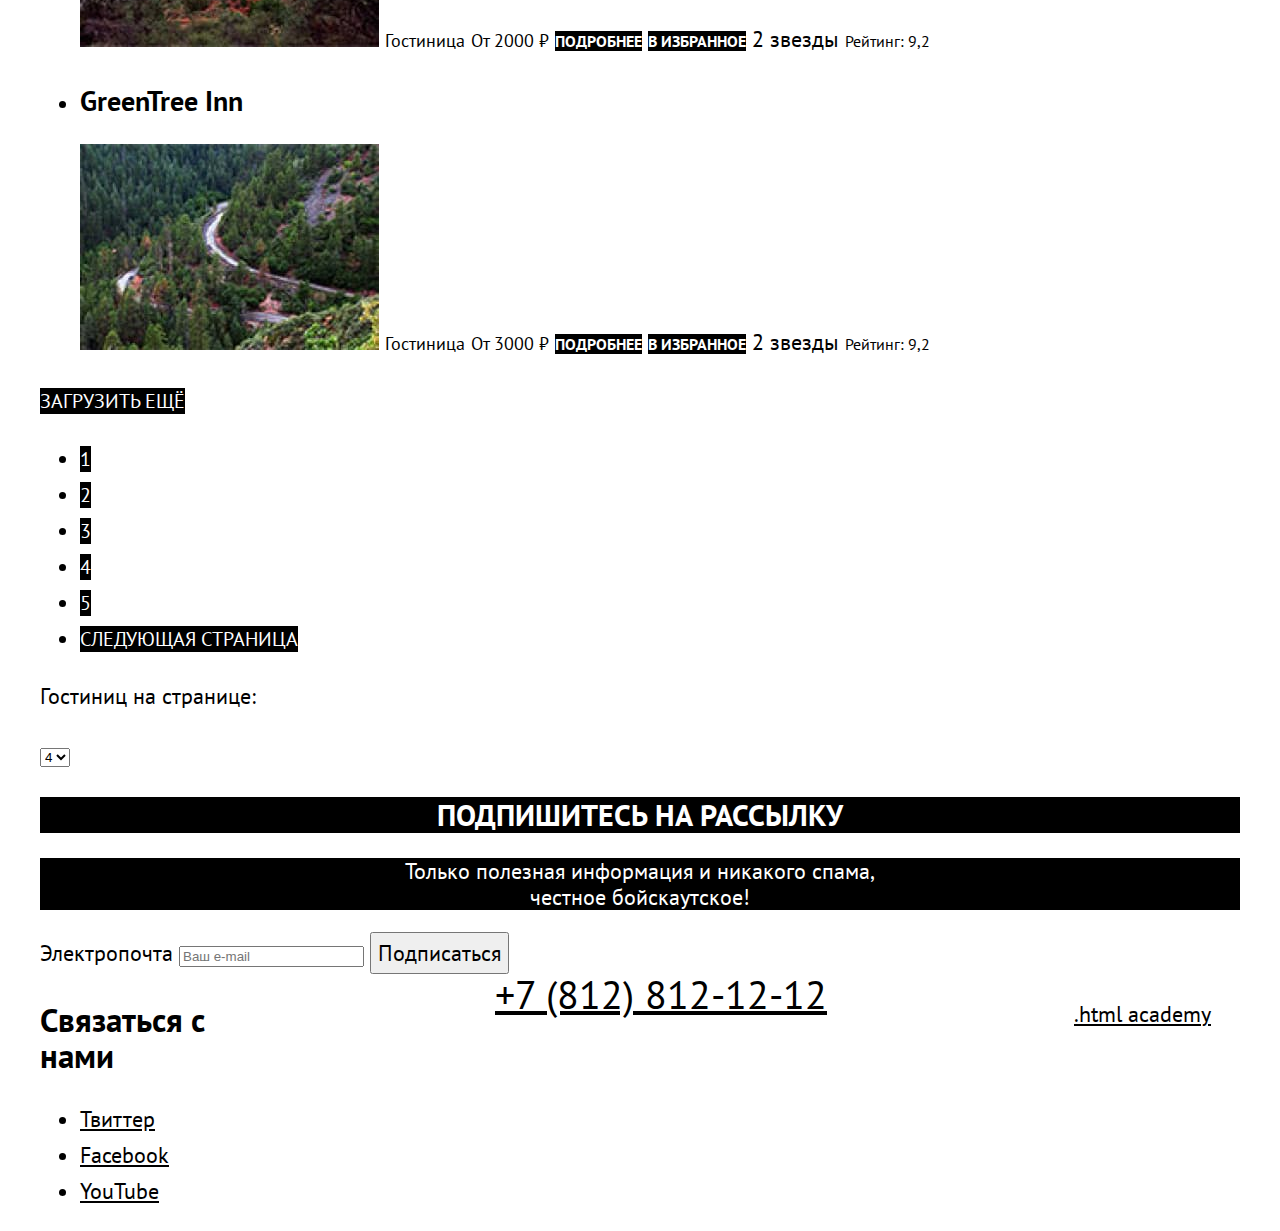
<file: 6/catalog.html>
<!DOCTYPE html>
<html lang="ru">

<head>
  <meta charset="utf-8">
  <title>Каталог</title>
  <link rel="stylesheet" href="styles/styles.css">
  <base href="https://htmlacademy-htmlcss.github.io/1977371-sedona-33/6/">
</head>

<body>
  <!-- шапка на странице -->
  <header class="page-header">
    <nav class="navigation">
      <a class="navigation-logo" href="index.html">
        <img class="page-header-logo" src="images/sedona-slogan.svg" width="139" height="70"
          alt="Логотип городка Седона">
      </a>
      <ul class="navigation-list">
        <li class="navigation-item">
          <a class="navigation-link" href="index.html">Главная</a>
        </li>
        <li class="navigation-item">
          <a class="navigation-link" href="#">О Седоне</a>
        </li>
        <li class="navigation-item">
          <a class="navigation-link" href="catalog.html">Гостиницы</a>
        </li>
      </ul>
      <ul class="navigation-user">
        <li class="navigation-item">
          <a class="navigation-link" href="#">
            <span class="visualli-hidden">
              Поиск
            </span>
          </a>
        </li>
        <li class="navigation-item">
          <a class="navigation-link" href="#">
            <span class="visualli-hidden">
              Нравится
            </span>
          </a>
        </li>
        <li class="navigation-item">
          <a class="navigation-link" href="#">Хочу сюда</a>
        </li>
      </ul>
    </nav>
  </header>
  <!-- страница каталога -->
  <main class="main-inner main-container">
    <div class="page-container">
      <header class="inner-header">
        <h1 class="inner-header-title">Гостиницы Седоны</h1>
      </header>
      <ul class="breadcrumbs">
        <li class="breadcrumbs-item">
          <a class="breadcrumbs-link" href="index.html">
            <span class="visualli-hidden">
              Главная
            </span>
          </a>
        </li>
        <li class="breadcrumbs-item">
          <a class="breadcrumbs-link" href="#">Гостиницы</a>
        </li>
      </ul>
      <section class="catalog-products">
        <section class="catalog-filter">
          <h2 class="visually-hidden" hidden>Список гостиниц с фильтрами</h2>
          <form class="catalog-filter" action="https://echo.htmlacademy.ru/" method="get">
            <fieldset class="catalog-filter-group">
              <legend class="catalog-filter-title">Инфраструктура:</legend>
              <ul class="catalog-filter-list">
                <li class="catalog-filter-item">
                  <label class="control">
                    <input class="conrol-input" type="checkbox" name="infrastructure" value="swimming-pool" checked>
                    Бассейн
                  </label>
                </li>
                <li class="catalog-filter-item">
                  <label class="control">
                    <input class="conrol-input" type="checkbox" name="infrastructure" value="parking" checked>
                    Парковка
                  </label>
                </li>
                <li class="catalog-filter-item">
                  <label class="control">
                    <input class="conrol-input" type="checkbox" name="infrastructure" value="Wi-Fi">
                    Wi-Fi
                  </label>
                </li>
              </ul>
            </fieldset>
            <fieldset class="catalog-filter-group">
              <legend class="catalog-filter-title">Тип жилья:</legend>
              <ul class="catalog-filter-list">
                <li class="catalog-filter-item">
                  <label class="control">
                    <input class="conrol-input" type="radio" name="hoising" value="hotel" checked>
                    Гостиница
                  </label>
                </li>
                <li class="catalog-filter-item">
                  <label class="control">
                    <input class="conrol-input" type="radio" name="hoising" value="motel">
                    Мотель
                  </label>
                </li>
                <li class="catalog-filter-item">
                  <label class="control">
                    <input class="conrol-input" type="radio" name="hoising" value="appartments">
                    Аппартаменты
                  </label>
                </li>
              </ul>
            </fieldset>
            <button class="button" type="submit">Применить</button>
            <button class="button" type="reset">Сбросить</button>
          </form>
        </section>
        <select class="select-control" aria-label="Сортировка">
          <option value="popular">Сначала дешёвое</option>
          <option value="cheap">Сначала дорогое</option>
          <option value="expensive">Сначала популярное</option>
        </select>
        <a class="button button-light">
          <span class="visually-hidden">Показать карточки</span>
        </a>
        <a class="button button-light">
          <span class="visually-hidden">Показать одной карточкой</span>
        </a>
        <a class="button">
          <span class="visually-hidden">Показать списком</span>
        </a>
        <ul class="product-list">
          <li class="product-card">
            <a class="product-card-link" href="product.html">
              <h3 class="product-card-title">Amara Resort & Spa</h3>
              <img class="product-card-image" src="images/hotels/amara-resort-and-spa.jpg" alt="Первая карточка">
            </a>
            <b class="product-card-hotel">Гостиница</b>
            <b class="product-card-price">От 4000 ₽</b>
            <a class="product-card-button button" href="#">Подробнее</a>
            <a class="product-card-button button" href="#">В избранное</a>
            <span class="visualli-hidden">4 звезды</span>
            <a class="product-card-raiting">Рейтинг: 8,5</a>
          </li>
          <li class="product-card">
            <a class="product-card-link" href="product.html">
              <h3 class="product-card-title">Desert Quail Inn</h3>
              <img class="product-card-image" src="images/hotels/desert-quail-inn.jpg" alt="Вторая карточка">
            </a>
            <b class="product-card-hotel">Гостиница</b>
            <b class="product-card-price">От 3000 ₽</b>
            <a class="product-card-button button" href="#">Подробнее</a>
            <a class="product-card-button button" href="#">В избранное</a>
            <span class="visualli-hidden">3 звезды</span>
            <a class="product-card-raiting">Рейтинг: 8,9</a>
          </li>
          <li class="product-card">
            <a class="product-card-link" href="product.html">
              <h3 class="product-card-title">Villas at Poco Diablo</h3>
              <img class="product-card-image" src="images/hotels/villas-at-poco-diablo.jpg" alt="Третья карточка">
            </a>
            <b class="product-card-hotel">Гостиница</b>
            <b class="product-card-price">От 2000 ₽</b>
            <a class="product-card-button button" href="#">Подробнее</a>
            <a class="product-card-button button" href="#">В избранное</a>
            <span class="visualli-hidden">2 звезды</span>
            <a class="product-card-raiting">Рейтинг: 9,2</a>
          </li>
          <li class="product-card">
            <a class="product-card-link" href="product.html">
              <h3 class="product-card-title">GreenTree Inn</h3>
              <img class="product-card-image" src="images/hotels/greentree-inn.jpg" alt="Четвертая карточка">
            </a>
            <b class="product-card-hotel">Гостиница</b>
            <b class="product-card-price">От 3000 ₽</b>
            <a class="product-card-button button" href="#">Подробнее</a>
            <a class="product-card-button button" href="#">В избранное</a>
            <span class="visualli-hidden">2 звезды</span>
            <a class="product-card-raiting">Рейтинг: 9,2</a>
          </li>
        </ul>
        <a class="pagination-show-more button" href="#">Загрузить ещё</a>
        <ul class="pagination">
          <li class="pagination-item">
            <a class="pagination-link">1</a>
          </li>
          <li class="pagination-item">
            <a class="pagination-link" href="#">2</a>
          </li>
          <li class="pagination-item">
            <a class="pagination-link" href="#">3</a>
          </li>
          <li class="pagination-item">
            <a class="pagination-link" href="#">4</a>
          </li>
          <li class="pagination-item">
            <a class="pagination-link" href="#">5</a>
          </li>
          <li class="pagination-item">
            <a class="pagination-link pagination-next" href="#">
              <span class="visually-hidden">Следующая страница</span>
            </a>
          </li>
        </ul>
        <p>Гостиниц на странице:</p>
        <select class="select-control" aria-label="Сортировка">
          <option value="four">4</option>
          <option value="three">3</option>
          <option value="two">2</option>
          <option value="one">1</option>
        </select>
        <section>
          <h2 class="subscribe-catalog">Подпишитесь на рассылку</h2>
          <p class="information-catalog">Только полезная информация и никакого спама, <br>
            честное бойскаутское!</p>
          <form class="newsletter-form" action="https://echo.htmlacademy.ru/" method="post">
            <label for="newsletter-email">Электропочта</label>
            <input class="field" placeholder="Ваш e-mail" type="email" name="newsletter-email" id="newsletter-email"
              required>
            <button class="button newsletter-button" type="submit">
              <span class="visually-hidden">Подписаться</span>
            </button>
          </form>
        </section>
      </section>
    </div>
  </main>
  <!-- подвал -->
  <footer class="page-footer">
    <div class="page-footer-container">
      <section class="footer-social">
        <h2 class="page-footer-title">Связаться с нами</h2>
        <ul class="footer-social-list">
          <li class="footer-social-item">
            <a class="button" href="https://twitter.com/htmlacademy_ru">
              <span class="visually-hidden">Твиттер</span>
            </a>
          </li>
          <li class="footer-social-item">
            <a class="button" href="https://www.facebook.com/htmlacademy">
              <span class="visually-hidden">Facebook</span>
            </a>
          </li>
          <li class="footer-social-item">
            <a class="button" href="https://www.youtube.com/user/htmlacademyru">
              <span class="visually-hidden">YouTube</span>
            </a>
          </li>
        </ul>
      </section>
      <div class="contact-phone">
        <a href="tel:+78128121212">+7 (812) 812-12-12</a>
      </div>
      <p class="visually-hidden"><a class="htmlacademy-link" href="https://htmlacademy.ru/">.html academy</a></p>
    </div>
  </footer>
</body>

</html>
</file>
<file: 6/styles/styles.css>
@font-face {
  font-family: "PT Sans";
  font-style: normal;
  font-weight: 400;
  src: url("../fonts/ptsans-400.woff2") format("woff2");
  font-display: swap;
}


@font-face {
  font-family: "PT Sans";
  font-style: normal;
  font-weight: 700;
  src: url("../fonts/ptsans-700.woff2") format("woff2");
  font-display: swap;
}

body {
  width: 1200px;
  margin: 0 auto;
  display: flex;
  flex-direction: column;
  min-height: 100%;
  font-family: "PT Sans", sans-serif;
  font-size: 22px;
  line-height: 36px;
  font-weight: 400;
  background-color: #ffffff;
  color: #000000;
}

.main-container {
  flex-grow: 1;
}

/* Картинка или логотип в хедере */
.page-header-logo {
  width: 140px;
  margin-right: 30px;
}

/* блок навигации в хедере */
.navigation {
  display: flex;
  width: 1060px;
  margin: 0 auto;
}
/* все ссылки в хедере */
.navigation-list {
  width: 530px;
  margin: 0;
  padding: 0;
}
/* поиск избранное в хедере */
.navigation-user {
  max-width: 250px;
  margin-left: auto;
}
/* вся соль страницы или сам сайт */
.page-container {
  width: 1200px;
  margin: 0 auto;
}

.logo {
  display: block;
  margin: 0 auto;
}

/* шрифт шапки */
.page-header {
  background: #ffffff;
  color: #000000;
  font-weight: 700;
}

/* Ссылки в шапке */
.navigation-link {
  font-weight: 700;
  color: #000000;
  background-color: #ffffff;
  text-align: center;
  text-decoration: none;
}
/* вставление главной картинки на странице */
.main-index {
  background-image: url("../images/index-background.jpg");
  color: #000000;
  background-color: #ffffff;
  background-repeat: no-repeat;
  background-size: 100% auto;
}
/* Выравнивание текстов приемуществ по центру */
.advantages-list {
  text-align: center;
  margin: 0;
  padding: 0;
}
/* Список бонусов */
.bonuses-list {
  display: flex;
  justify-content: space-between;
}

.bonuses-item {
  width: 400px;
}
/* общее на главной странице сайта из 5 преимуществ и двух фотокарточек */
.index-columns {
  display: flex;
  justify-content: space-between;
  padding: 0 0;
}
/* Заголовки преимуществ */
.advantages-title {
  font-size: 24px;
  line-height: 28px;
  text-transform: uppercase;
}

.advantages-description {
  font-size: 18px;
  line-height: 21px;
  text-align: center;
}

/* Текст с логотипами */
.advantages-name {
  font-size: 24px;
  line-height: 28px;
  text-align: center;
  text-transform: uppercase;
}
/* Текст под логотипами */
.advantages-text2 {
  font-size: 18px;
  line-height: 21px;
}

/* Кнопки */
.button {
  font: inherit;
}

.information {
  font-size: 22px;
  line-height: 26px;
  text-align: center;
  color: #ffffff;
  background-color: #000000;
}

/* заинтересовались */
.subscribe {
  font-size: 30px;
  line-height: 36px;
  text-align: center;
  text-transform: uppercase;
  text-decoration: none;
  color: #ffffff;
  background-color: #000000;
}

/* Контактный телефон в подале сайта */
.contact-phone {
  font-size: 40px;
  line-height: 40px;
  font-weight: 400;
  color: #000000;
  background-color: #ffffff;
  text-align: center;
  text-decoration: none;
  width: 720px;
}
/* ссылка в подвале */
.page-footer a {
  color: #000000;
}

/* Клавиша Главная в каталоге */
.breadcrumbs-link {
  font-size: 16px;
  line-height: 21px;
  font-weight: 400;
  color: #ffffff;
  background-color: #000000;
  text-align: center;
  text-decoration: none;
}
/* каталог фильтр */
.catalog-filter {
  color: #ffffff;
  background-color: #000000;
  width: 1200px;
}
/* Инфраструктура и тип жилья */
.catalog-filter-list {
  font-size: 18px;
  line-height: 23px;
}

/* Подронее и В избранное  */
.product-card-button {
  font-size: 16px;
  line-height: 21px;
  font-weight: 700;
  color: #ffffff;
  background-color: #000000;
  text-align: center;
  text-transform: uppercase;
  text-decoration: none;
}

/* Название карточки в каталоге */
.product-card-link {
  font-size: 24px;
  line-height: 31px;
  font-weight: 700;
  color: #000000;
  background-color: #ffffff;
  text-decoration: none;
}

/* гостиница */
.product-card-hotel {
  font-weight: 400;
  font-size: 18px;
  line-height: 23px;
}

/* цена гостиниц */
.product-card-price {
  font-weight: 400;
  font-size: 18px;
  line-height: 23px;
}

/* рейтинг госиниц */
.product-card-raiting {
  font-weight: 400;
  font-size: 16px;
  line-height: 21px;
}

/* загрузить еще */
.pagination-show-more {
  font-size: 20px;
  line-height: 26px;
  color: #ffffff;
  background-color: #000000;
  text-align: center;
  text-transform: uppercase;
  text-decoration: none;
}

.pagination-link {
  font-size: 20px;
  line-height: 26px;
  color: #ffffff;
  background-color: #000000;
  text-align: center;
  text-transform: uppercase;
  text-decoration: none;
}

.information-catalog {
  font-size: 22px;
  line-height: 26px;
  text-align: center;
  color: #ffffff;
  background-color: #000000;
}

.subscribe-catalog {
  font-size: 30px;
  line-height: 36px;
  text-align: center;
  text-transform: uppercase;
  text-decoration: none;
  color: #ffffff;
  background-color: #000000;
}

/* Добавление сеток в подвал */
.page-footer-container {
  display: flex;
  width: 1200px;
  margin: 0 auto;
}

/* связь с нами или социальные сети */
.footer-social {
  width: 200px;
  margin-right: 61px;
}


/* ссылка на html академию */
.htmlacademy-link {
  max-width: 115px;
  margin-left: 53px;
}

/* добавление сеток */
html {
  height: 100%;
}

.product-card {
  width: 1056px;
}
</file>
<file: styles/style.min.css>
@font-face{font-family:"PT Sans";font-style:normal;font-weight:400;src:url(../fonts/ptsans-400.woff2)format("woff2");font-display:swap}@font-face{font-family:"PT Sans";font-style:normal;font-weight:700;src:url(../fonts/ptsans-700.woff2)format("woff2");font-display:swap}body{width:1200px;margin:0 auto;display:flex;flex-direction:column;min-height:100%;font-family:"PT Sans",sans-serif;font-size:22px;line-height:36px;font-weight:400;background-color:#fff;color:#000}.main-container{flex-grow:1}.page-header-logo{width:140px;padding-right:30px}.navigation{display:flex;width:1060px;margin:0 auto}.navigation-list{display:flex;width:530px;margin:0;padding:0;list-style-type:none}.navigation-user{max-width:270px;margin-left:auto;display:flex}.navigation-user .navigation-link{min-width:42px;min-height:64px;padding:0}.navigation-link[aria-current=page]::before{content:"";position:absolute;bottom:0;height:2px;top:65px;left:18px;right:18px;background-color:#756257}.navigation-icon{position:absolute;top:0;right:0;bottom:0;left:0;margin:auto;fill:#dbdbdb}.navigation-link:hover .navigation-icon{fill:#756257}.count-badge{position:absolute;font-weight:400;font-size:10px;line-height:13px;border-radius:50%;background-color:#7eb54f;color:#fff;margin-top:15px;padding:3px 5px;letter-spacing:-.1em}.page-container{width:1200px;margin:0 auto;display:grid}.logo{display:block;margin:0 auto}.page-header{width:1200px;background:#fff;color:#000;font-weight:700;height:66px}.navigation-link{display:block;font-size:20px;line-height:26px;font-weight:700;color:#000;background-color:#fff;text-align:center;text-decoration:none;padding:20px 17px 19px;position:relative}.navigation-link:hover{color:#756257}.navigation-link:focus{color:#000;text-transform:uppercase}.navigation-link-button{text-transform:uppercase;text-align:center;font-size:16px;line-height:20px;font-weight:700;margin-top:13px;margin-left:20px}.want{display:block;width:130px;border-radius:4px;color:#fff;background-color:#756257;text-decoration:none;padding:9px 15px 8px}.want:hover{background-color:#615048}.want:focus{background-color:#615048;outline:3px solid #83b3d3}.main-index::before{content:"";display:block;width:100%;height:485px;background-image:url(../images/welcome.svg),url(../images/zz.svg),url(../images/index-background.jpg);background-repeat:no-repeat;background-size:458px 352px,1200px 57px,cover;background-position:center,bottom,center;background-color:#555}.advantages-list{list-style-type:none;text-align:center;margin:0;padding:0;display:grid;grid-template-columns:repeat(3,1fr);width:100%}.advantages-text{background-color:#83b3d3;color:#fff}.advantages-item:nth-child(2n+2) .photo-sedona{order:-1}.advantages-item-illustrated{grid-column:1/-1;display:grid;grid-template-columns:repeat(3,1fr)}.advantages-title{margin:0;font-size:24px;line-height:28px;text-transform:uppercase;padding-top:97px;padding-bottom:81px}.advantages-three{background-color:rgba(131,179,211,.12)}.advantages-four{background-color:rgba(131,179,211,.2)}.advantages-five{background-color:rgba(131,179,211,.12)}.advantages-description{margin:0;font-size:18px;line-height:21px;text-align:center}.advantages-description-2,.advantages-description-bonuses,.advantages-name{margin:0;font-size:18px;line-height:21px;text-align:center;padding-bottom:79px}.advantages-description-2,.advantages-name{padding-bottom:108px}.advantages-name{font-size:24px;line-height:28px;text-transform:uppercase;padding-top:23px;padding-bottom:20px}.bonuses-item{background-color:rgba(131,179,211,.12)}.bonuses-logo{padding-top:90px}.bonuses-item-meal{background-color:#fff}.bonuses-list{grid-column:1/-1;display:grid;grid-template-columns:repeat(3,1fr);list-style-type:none;margin:0;padding:0}.index-columns{width:1200px;display:block;justify-content:space-between;padding:0}.button{font:inherit;cursor:pointer;border:0;display:inline-block}.information,.information-page{width:720px;font-size:22px;line-height:26px;text-align:center}.information{margin:0 auto;padding-top:29px;padding-bottom:56px;color:#000}.information-page{margin:29px auto 46px;color:#fff}.subscribe,.subscription{font-size:30px;line-height:36px;text-align:center;text-transform:uppercase;text-decoration:none;width:800px;margin:0 auto}.subscribe{color:#000;background-color:#fff}.subscription{color:#fff;padding-top:94px}.subscribe-index{width:720px;padding-top:91px}.contact-phone{font-size:40px;line-height:40px;font-weight:400;text-align:center;width:720px;padding-top:40px}.footer-contact-phone{color:#000;text-decoration:none}.footer-contact-phone:hover{color:#756257}.footer-contact-phone:focus{width:331px;outline:3px solid #83b3d3;box-sizing:border-box;border-radius:10px;color:#756257;padding:15px}.footer-contact-phone:active{opacity:.3}.product-card-button{font-size:16px;line-height:21px;font-weight:700;color:#fff;text-align:center;text-transform:uppercase;text-decoration:none;grid-column:1/2;grid-row:2/3;padding-top:9px;padding-bottom:10px;background-color:#756257;border-radius:4px}.product-card-button:hover{background-color:#615048}.product-card-button:focus{background-color:#615048;outline:3px solid #83b3d3}.product-card-button:active{opacity:.3}.product-card-button-2{font-size:16px;line-height:21px;font-weight:700;color:#fff;background-color:#83b3d3;text-align:center;text-transform:uppercase;text-decoration:none;grid-column:3/4;grid-row:2/3;padding-top:9px;padding-bottom:10px;border-radius:4px}.product-card-button-2:hover{background-color:#68a2ca}.product-card-button-2:focus{background-color:#68a2ca;outline:3px solid #756257}.product-card-button-2-active{font-size:16px;line-height:21px;font-weight:700;color:#fff;background-color:#7db54f;text-align:center;text-transform:uppercase;text-decoration:none;grid-column:3/4;grid-row:2/3;padding-top:9px;padding-bottom:10px;border-radius:4px}.product-card-button-2-active:hover{background-color:#6c9e42}.product-card-button-2-active:focus{background-color:#6c9e42;outline:3px solid #756257}.product-card-link{font-size:24px;line-height:31px;font-weight:700;color:#000;background-color:#fff;text-decoration:none;padding:20px 20px 0}.product-card-hotel,.product-card-price{font-size:18px;line-height:23px;font-weight:400;grid-column:1/2;grid-row:1/2}.product-card-price{grid-column:3/4}.pagination-show-more,.product-card-raiting{text-align:center;text-transform:uppercase;border-radius:4px}.product-card-raiting{font-weight:400;font-size:16px;line-height:21px;grid-column:2/4;grid-row:3/4;background-color:#f2f2f2;padding-top:9px;padding-bottom:10px}.pagination-show-more{background-color:#83b3d3;width:620px;margin:30px auto;position:relative}.pagination-show-more:hover{background-color:#68a2ca}.pagination-show-more:focus{background-color:#68a2ca;border:3px solid #756257}.loading{display:block;padding-top:17px;padding-bottom:17px;font-weight:700;font-size:20px;line-height:26px;color:#fff;text-decoration:none}.loading:hover{background-color:#68a2ca;border-radius:4px}.loading:focus{background-color:#68a2ca;outline:3px solid #756257;border-radius:4px}.information-catalog,.subscribe-catalog{text-align:center;margin:0;padding-bottom:46px}.information-catalog{font-size:22px;line-height:26px;color:#000;text-transform:none}.subscribe-catalog{font-size:30px;line-height:36px;text-transform:uppercase;text-decoration:none}.page-footer{margin-top:141px}.page-footer-index{margin:0}.page-footer-container{display:flex;width:1200px;margin:0 auto}.footer-social{width:200px;margin-right:61px}.htmlacademy-item{width:115px;margin-top:43px;margin-bottom:43px}.htmlacademy-link{width:115px;height:33px;display:flex;background-color:#fff;background-repeat:no-repeat;background-position:center}.footer-html-link{background-image:url(../images/icons/brand-htmlacademy.svg)}html{height:100%}.product-list{width:1056px;list-style-type:none;margin:0 72px;padding:0;position:relative}.product-list::after{content:"";position:absolute;top:920px;bottom:120px;width:1055px;border:1px solid #e6e6e6}.visually-hidden{position:absolute;width:1px;height:1px;margin:-1px;padding:0;border:0;clip:rect(0 0 0 0);overflow:hidden}.footer-social-list{display:flex;flex-wrap:wrap;padding:0;list-style-type:none;margin:50px 0 0 72px}.photo-sedona{grid-column-end:span 2}.sedona-city,.sedona-city-text{width:1200px;text-align:center;margin:0 auto}.sedona-city-text{width:720px;text-transform:uppercase;padding-top:63px;padding-bottom:31px}.sedona-city-text2{margin:0 auto;padding-bottom:80px}.inner-header-title{margin-left:71px;margin-top:35px;margin-bottom:5px;color:#fff}.main-inner::before{content:"";display:block;width:100%;background-image:url(../images/catalog-background.jpg);background-repeat:no-repeat}.breadcrumbs{display:flex;padding:0;list-style-type:none;margin:0 75px 45px}.breadcrumbs-item{display:flex}.breadcrumbs-item:not(:last-child)::after{content:"";background-repeat:no-repeat;width:6px;height:8px;background-image:url(../images/icons/right.svg);align-self:center;margin-left:10px;margin-right:8px}.breadcrumbs-home{height:21px;width:12px;background-image:url(../images/icons/home.svg)}.breadcrumbs-link,.catalog-filter{color:#fff;background-repeat:no-repeat}.breadcrumbs-link{font-size:16px;line-height:21px;font-weight:400;text-align:center;text-decoration:none;display:flex;background-position:center}.catalog-filter{background-color:#000;width:100%;height:408px;background-image:url(../images/catalog-background.jpg)}.catalog-filter-form,.catalog-products{display:flex;flex-wrap:wrap}.catalog-filter-group{border:0;padding:0;margin:0 0 0 71px}.catalog-filter-group+.catalog-filter-group{margin-left:67px}.catalog-filter-list{font-size:18px;line-height:23px;list-style-type:none;margin:0;padding:0}.catalog-filter-title{min-width:96px;font-size:20px;line-height:26px;padding-bottom:30px}.conrol-input{width:20px;height:20px}.catalog-filter-button{display:flex;flex-direction:column;font-weight:700;font-size:16px;line-height:21px;margin-top:56px;margin-left:81px}.catalog-button{width:160px;height:48px;border-radius:4px;background-color:#83b3d3;color:#fff;margin-bottom:20px;align-items:center;text-align:center;text-transform:uppercase;padding:0}.catalog-button:hover{background-color:#68a2ca}.catalog-button:focus{background-color:#68a2ca;border:3px solid #fff}.catalog-button:active{opacity:.3}.catalog-button-reset{width:160px;color:#fff;align-items:center;text-align:center;text-transform:uppercase;padding:0;background:0 0}.catalog-button-reset:hover{opacity:.6}.catalog-button-reset:focus{border:3px solid #83b3d3;box-sizing:border-box;border-radius:4px}.catalog-button-reset:focus-visible{border:3px solid #83b3d3;box-sizing:border-box;border-radius:4px}.catalog-button-reset:active{opacity:.3;border-radius:0}.search-result{font-size:30px;line-height:39px;font-weight:700;text-transform:uppercase;padding-right:190px;padding-top:6px;padding-bottom:3px}.sorting-conteiner{display:flex;color:#000;background-color:#fff;width:1057px;margin:44px 72px 53px}.card-grid-toggle{width:48px;display:flex;align-items:center;justify-content:center;border:2px solid #e6e6e6;box-sizing:border-box;border-radius:4px}.card-grid-toggle:hover{border:2px solid #83b3d3}.card-grid-toggle:focus{border:2px solid #83b3d3}.card-grid-toggle:active{border:2px solid #000;border-radius:4px}.card-grid-toggle[aria-current=true]{border:2px solid #000}.card-grid-toggle:not(:last-child){margin-right:8px}.card-grid-toggle::before,.footer-social-link::before{content:"";display:block;width:20px;height:20px;background:var(--icon) no-repeat center/contain}.card-grid-toggle-tile{--icon:url("../images/icons/toggle-tile.svg")}.card-grid-toggle-slideshow{--icon:url("../images/icons/toggle-slideshow.svg")}.card-grid-toggle-list{--icon:url("../images/icons/toggle-list.svg")}.icon-catalog-sorting{width:16px;height:14px}.select-control{width:287px;margin-right:81px;font-size:18px;line-height:23px;padding:12px 21px 13px 19px;border:2px solid #e6e6e6;background-image:url(../images/down.svg);background-repeat:no-repeat;background-position:right 21px center;border-radius:4px;-webkit-appearance:none;appearance:none}.select-control:hover{border:2px solid #83b3d3}.select-control:focus{border:2px solid #83b3d3}.pagination-container{display:flex;flex-shrink:0;background-color:#fff;margin:30px 72px 73px;width:1056px}.pagination{display:flex;margin:0;padding:0;list-style-type:none}.pagination-item:not(:last-child){margin-right:8px}.pagination-link{display:block;box-sizing:border-box;width:55px;height:55px;padding-top:14px;text-align:center;line-height:26px;font-weight:700;font-size:20px;color:#fff;background-color:#83b3d3;text-decoration:none;border-radius:4px}.pagination-link-activ:focus{background-color:#68a2ca;outline:3px solid #756257}.pagination-link:hover{background-color:#68a2ca}.pagination-link:focus{background-color:#68a2ca;outline:3px solid #756257}.select-control-pagination{width:160px;height:48px;font-size:18px;line-height:23px;padding-top:13px;padding-bottom:12px;padding-left:17px}.hotels-page{margin:16px 51px 16px auto;font-size:18px;line-height:23px;width:175px}.product-card{width:340px;display:flex;flex-direction:column}.product-card-title{font-size:24px;line-height:31px;font-weight:700;text-decoration:none;list-style-type:none;padding:0;margin:16px 0 0}.product-list-card{list-style-type:none;display:grid;grid-template-columns:repeat(3,340px);row-gap:10px;column-gap:18px;padding:0;margin:0 0 34px}.product-card-image{display:block}.product-card-image:hover{opacity:.6}.product-card-image:active{opacity:.3}.product-card-image:focus{outline:3px solid #83b3d3}@supports selector(:focus-visible){.product-card-image:focus{outline:0}}.product-card-image:focus-visible{outline:3px solid #83b3d3}.star{width:calc((18px + 7px)*var(--n) - 7px);grid-column:1/2;grid-row:3/4;background-image:url(../images/icons/star.svg);background-repeat:repeat-x;background-size:25px 17px;background-position:left;padding-top:10px;padding-bottom:10px}.star-1{--n:1}.star-2{--n:2}.star-3{--n:3}.star-4{--n:4}.star-5{--n:5}.product-list-card:nth-child(3n){margin-right:0}.product-characteristic{display:grid;grid-template-columns:133px 25px 143px;grid-template-rows:23px 37px 37px;margin:16px 0 0;row-gap:16px;padding:0 20px 20px}.email-input{width:600px;padding:0 0 0 22px;border:0;background-color:#f2f2f2;font-size:18px;line-height:26px;border-radius:10px 0 0 10px}.email-input:focus{background-color:#e6e6e6;outline:3px solid #83b3d3}@supports selector(:focus-visible){.email-input:focus{background-color:#f2f2f2;outline:0}}.email-input:focus-visible{background-color:#e6e6e6;outline:3px solid #83b3d3}.email-input:hover{background-color:#e6e6e6}.email-input:active{background-color:#fff;box-shadow:inset 0 0 0 2px #000}.newsletter-form{width:800px;display:flex;box-sizing:border-box;margin:0 auto}.newsletter-button{background-color:#83b3d3;color:#fff;text-align:center;padding:0;border:0;width:200px;height:60px;border-radius:0 10px 10px 0;text-transform:uppercase;font-size:20px;font-weight:700;line-height:26px}.newsletter-button:hover{background-color:#68a2ca}.newsletter-button:focus{background-color:#68a2ca;outline:3px solid #756257}.information-index{width:1200px;height:417px}.search-sedona{text-transform:uppercase;text-align:center;font-weight:400;width:575px;height:60px;margin:0 auto}.search{display:block;text-decoration:none;color:#fff;padding:14px 1em 10px;font-size:20px;line-height:36px;font-weight:700;background-color:#756257;border-radius:10px}.search:hover{background-color:#615048}.search:focus{background-color:#615048;border:3px solid #83b3d3}.subscribe-newsletter{width:1200px;height:411px;background-image:url(../images/background.png)}.footer-social-link{display:flex}.footer-social-tw{--icon:url("../images/icons/social-tw.svg")}.footer-social-fb{--icon:url("../images/icons/social-fb.svg")}.footer-social-yt{--icon:url("../images/icons/social-yt.svg")}.footer-social-yt:hover{background:#68a2ca}.footer-social-item{margin-right:30px}.footer-social-item:nth-child(3n){margin-right:0}.catalog-filter-group-range{padding:0;margin:0 0 0 167px;border:0}.range-scale{position:relative;height:4px;margin-top:32px;background-color:#7a7a7a}.range-bar{position:absolute;height:4px;background-color:#fff}.range-toggle{position:absolute;width:20px;height:20px;background:#fff;border:2px solid #fff;border-radius:5px;cursor:pointer}.range-toggle:hover{box-shadow:0 4px 10px rgba(0,0,0,.25)}.range-toggle:focus{outline:3px solid #83b3d3;box-shadow:0 4px 10px rgba(0,0,0,.25)}.range-toggle:active{outline:2px solid #83b3d3;box-shadow:0 7px 15px rgba(0,0,0,.4)}.toggle-min{top:-8px;left:-10px}.toggle-max{top:-8px;right:-10px}.range-wrapper-inputs{display:flex;font-weight:400;font-size:18px;line-height:23px}.catalog-filter-label-left{border:2px solid #fff;border-radius:4px 0 0 4px}.catalog-filter-label-right{border:2px solid #fff;border-radius:0 4px 4px 0;margin-right:-2px}.range-input-left:focus-visible,.range-input-right:focus-visible{outline:2px solid #fff;box-shadow:0 0 0 3px #81b3d2;border-radius:4px 0 0 4px}.range-input-right:focus-visible{border-radius:0 4px 4px 0}.range-input-left:active,.range-input-right:active{background:#756257}.range-input{padding-top:14px;padding-bottom:11px;padding-left:19px;width:122px;color:#fff;border:0;font:inherit;background-color:transparent;-webkit-appearance:textfield;appearance:textfield}.range-input::-webkit-inner-spin-button,.range-input::-webkit-outer-spin-button{-webkit-appearance:none;appearance:none;margin:0}.catalog-filter-item{margin-bottom:13px}.control{display:flex;gap:19px}.control-input{-webkit-appearance:none;appearance:none;box-sizing:border-box;margin:0;width:20px;height:20px;background:hsl(0 0% 100%/var(--bg-alpha, 1))}.control-input[type=checkbox]{border-radius:4px}.control-input[type=checkbox]:checked{--icon:url("../images/icons/control-checkbox.svg")}.control-input[type=radio]{border-radius:20px}.control-input[type=radio]:checked{--icon:url("../images/icons/control-radio.svg")}.control-input::before{content:"";display:block;width:100%;height:100%;background:var(--icon) no-repeat center/contain}.control-input:focus{--bg-alpha:0.6;outline:3px solid #83b3d3}@supports selector(:focus-visible){.control-input:focus{--bg-alpha:1;outline:0}}.control-input:focus-visible{--bg-alpha:0.6;outline:3px solid #83b3d3}.control-input:hover{--bg-alpha:0.6}.control-input:active{--bg-alpha:0.3}.control-input:disabled{opacity:.3}.modal-container{display:grid;position:fixed;top:0;left:0;width:100%;height:100%;background-color:rgba(242,242,242,.8)}.modal-container-close{display:none}.modal{position:relative;margin:auto;padding:62px 70px 70px;background-color:#fff;border-radius:30px;width:575px}.modal-close-button{position:absolute;padding:0;top:0;right:0;width:53px;height:53px;margin-top:54px;margin-right:70px;border-radius:50%;border:0;background:#f2f2f2 url(../images/icons/cross.svg)no-repeat center/13px}.modal-close-button:hover{background-color:#e6e6e6}.modal-close-button:focus{background-color:#e6e6e6;outline:3px solid #83b3d3}@supports selector(:focus-visible){.modal-close-button:focus{background-color:#f2f2f2;outline:0}}.modal-close-button:focus-visible{background-color:#e6e6e6;outline:3px solid #83b3d3}.modal-title{width:499px;height:67px;margin:0 0 32px;font-family:"PT Sans Narrow",sans-serif;font-size:30px;line-height:40px;font-weight:700;color:#000;text-transform:uppercase}.modal-stok{display:grid;position:relative;grid-template-columns:155px 367px 53px;margin-bottom:11px}.arrival-date{margin:0;padding:5px 0}.arrival-date,.departure-date,.text-input{color:#000;font-weight:700;font-size:18px;line-height:40px}.departure-date{margin:0;padding:0}.text-input{grid-column:2/4;border:0;border-radius:4px;background-color:#f2f2f2;padding:5px 0 5px 19px}.text-input::placeholder{font:inherit;color:inherit;opacity:1;font-weight:700;font-size:18px;line-height:40px}.text-input:focus{background-color:#e6e6e6;outline:3px solid #83b3d3}@supports selector(:focus-visible){.text-input:focus{background-color:#f2f2f2;outline:0}}.text-input:focus-visible{background-color:#e6e6e6;outline:3px solid #83b3d3}.text-input:hover{background-color:#e6e6e6}.text-input:active{background-color:#fff;box-shadow:inset 0 0 0 2px #000}.date-text,.date-text-two{grid-column:2/3;font-weight:400;font-size:16px;line-height:40px;margin:0;padding:0;color:#ff5757;align-self:center}.date-text-two{color:#000}.modal-stok-two{display:grid;grid-template-columns:288px 230px;gap:56px;margin-bottom:40px}.field{display:flex}.field-label{font-size:18px;line-height:40px;font-weight:700;margin:0;padding:5px 0;color:#000}.field-box{order:2;display:grid;grid-template-columns:50px 33px 50px;margin-left:auto}.field-button{z-index:1;display:flex;place-items:center;place-self:center;margin:0;padding:0;border:0;border-radius:1px;background:0 0;opacity:.3}.field-button::before{content:"";width:20px;height:20px;background:var(--icon) no-repeat center/contain}.field-button:hover{opacity:1}.field-button:focus{opacity:1;outline:3px solid #83b3d3}@supports selector(:focus-visible){.field-button:focus{opacity:.3;outline:0}}.field-button:focus-visible{opacity:1;outline:3px solid #83b3d3}.field-button:active{opacity:.2}.minus{--icon:url("../images/icons/minus.svg");grid-area:1/1/2/2}.plus{--icon:url("../images/icons/plus.svg");grid-area:1/3/2/4}.field-number{box-sizing:border-box;grid-area:1/1/2/4;-webkit-appearance:textfield;appearance:textfield;width:133px;padding:5px 50px;font-weight:700;font-size:18px;line-height:40px;text-align:center;border-radius:4px;border:0;background-color:#f2f2f2}.field-number::-webkit-inner-spin-button,.field-number::-webkit-outer-spin-button{display:none}.field-number::placeholder{font:inherit;color:inherit;opacity:1}.field-number:focus{background-color:#e6e6e6;outline:3px solid #83b3d3}.field-number:hover{background-color:#e6e6e6}.field-number:active{background-color:#fff;box-shadow:inset 0 0 0 2px #000}.find{display:block;width:100%;font-weight:700;font-size:20px;line-height:40px;color:#fff;text-decoration:none;text-transform:uppercase;text-align:center;padding-top:15px;padding-bottom:15px;background-color:#83b3d3;border-radius:10px;box-shadow:0 4px 4px rgba(0,0,0,.25)}.find:focus{background-color:#68a2ca;outline:3px solid #756257}@supports selector(:focus-visible){.find:focus{background-color:#83b3d3;outline:0}}.find:focus-visible{background-color:#68a2ca;outline:3px solid #756257}.find:hover{background-color:#68a2ca}.date-button{position:absolute;padding:0;border:0;margin:0;top:16px;right:16px;border-radius:1px;background:0 0;opacity:.3}.date-button:focus{opacity:1;outline:3px solid #83b3d3}@supports selector(:focus-visible){.date-button:focus{opacity:.3;outline:0}}.date-button:focus-visible{opacity:1;outline:3px solid #83b3d3}.date-button:hover{opacity:1}.date-button:active{opacity:.2}.date-button::before{content:"";display:block;width:20px;height:20px;background:url(../images/icons/date.svg)no-repeat center/cover}.tooltip{position:relative;margin:14px 10px 11px;padding:5px;border-radius:50px;background:#83b3d3;cursor:help}.tooltip:hover{background:#68a2ca}.tooltip::before{content:"";display:block;width:15px;height:15px;background:url(../images/icons/info.svg)no-repeat center/contain}.tooltip-text{position:absolute;font-size:16px;line-height:20px;text-transform:none;padding:20px 22px 23px;border-radius:10px;display:block;width:256px;top:calc(100% + 15px);background-color:#242424;color:#fff;left:50%;transform:translateX(-50%);z-index:1;visibility:hidden;opacity:.01;transition:visibility .3s,opacity .3s}.tooltip-text::after{content:"";position:absolute;bottom:100%;left:0;right:0;top:-15px;background:url(../images/icons/triangle.svg)no-repeat bottom center/19px 9px}:where(.tooltip:hover, .tooltip:focus-within, .field-box:focus-within + .tooltip) .tooltip-text{visibility:visible;opacity:1}
</file>
